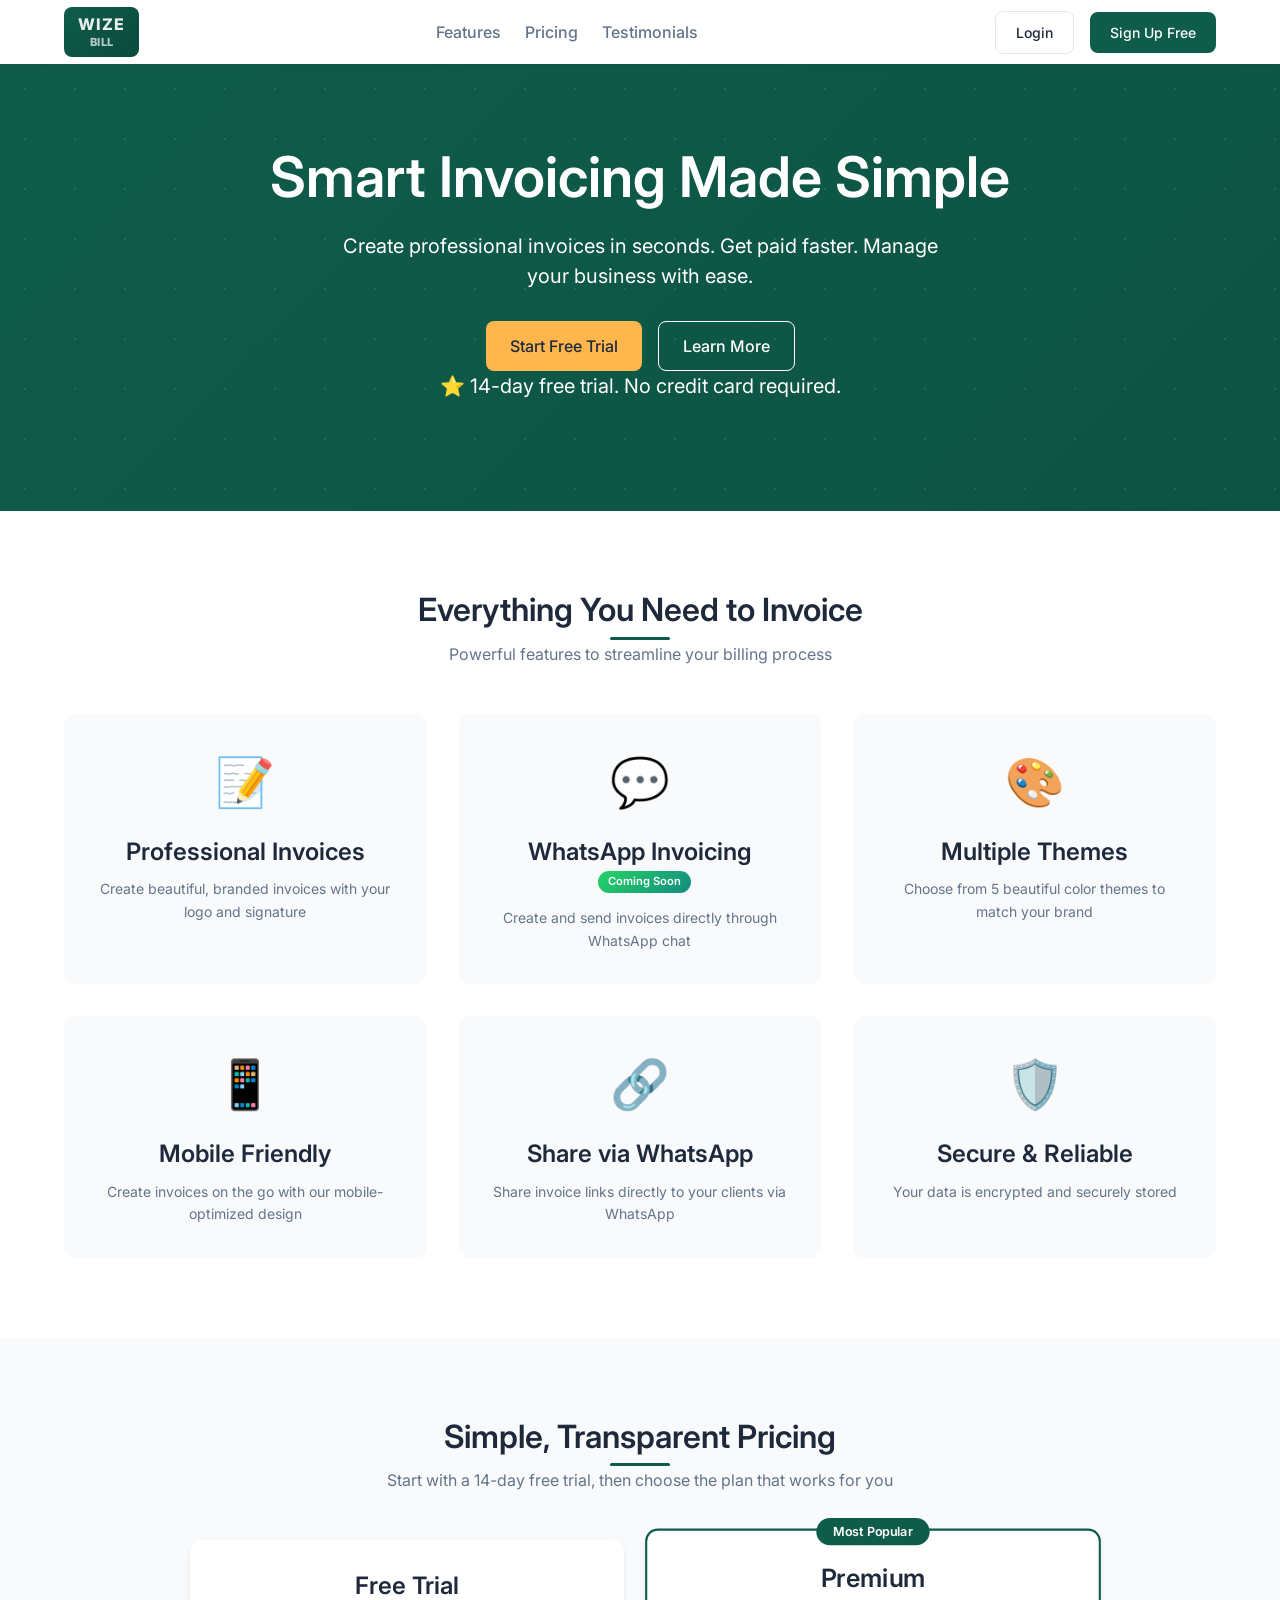
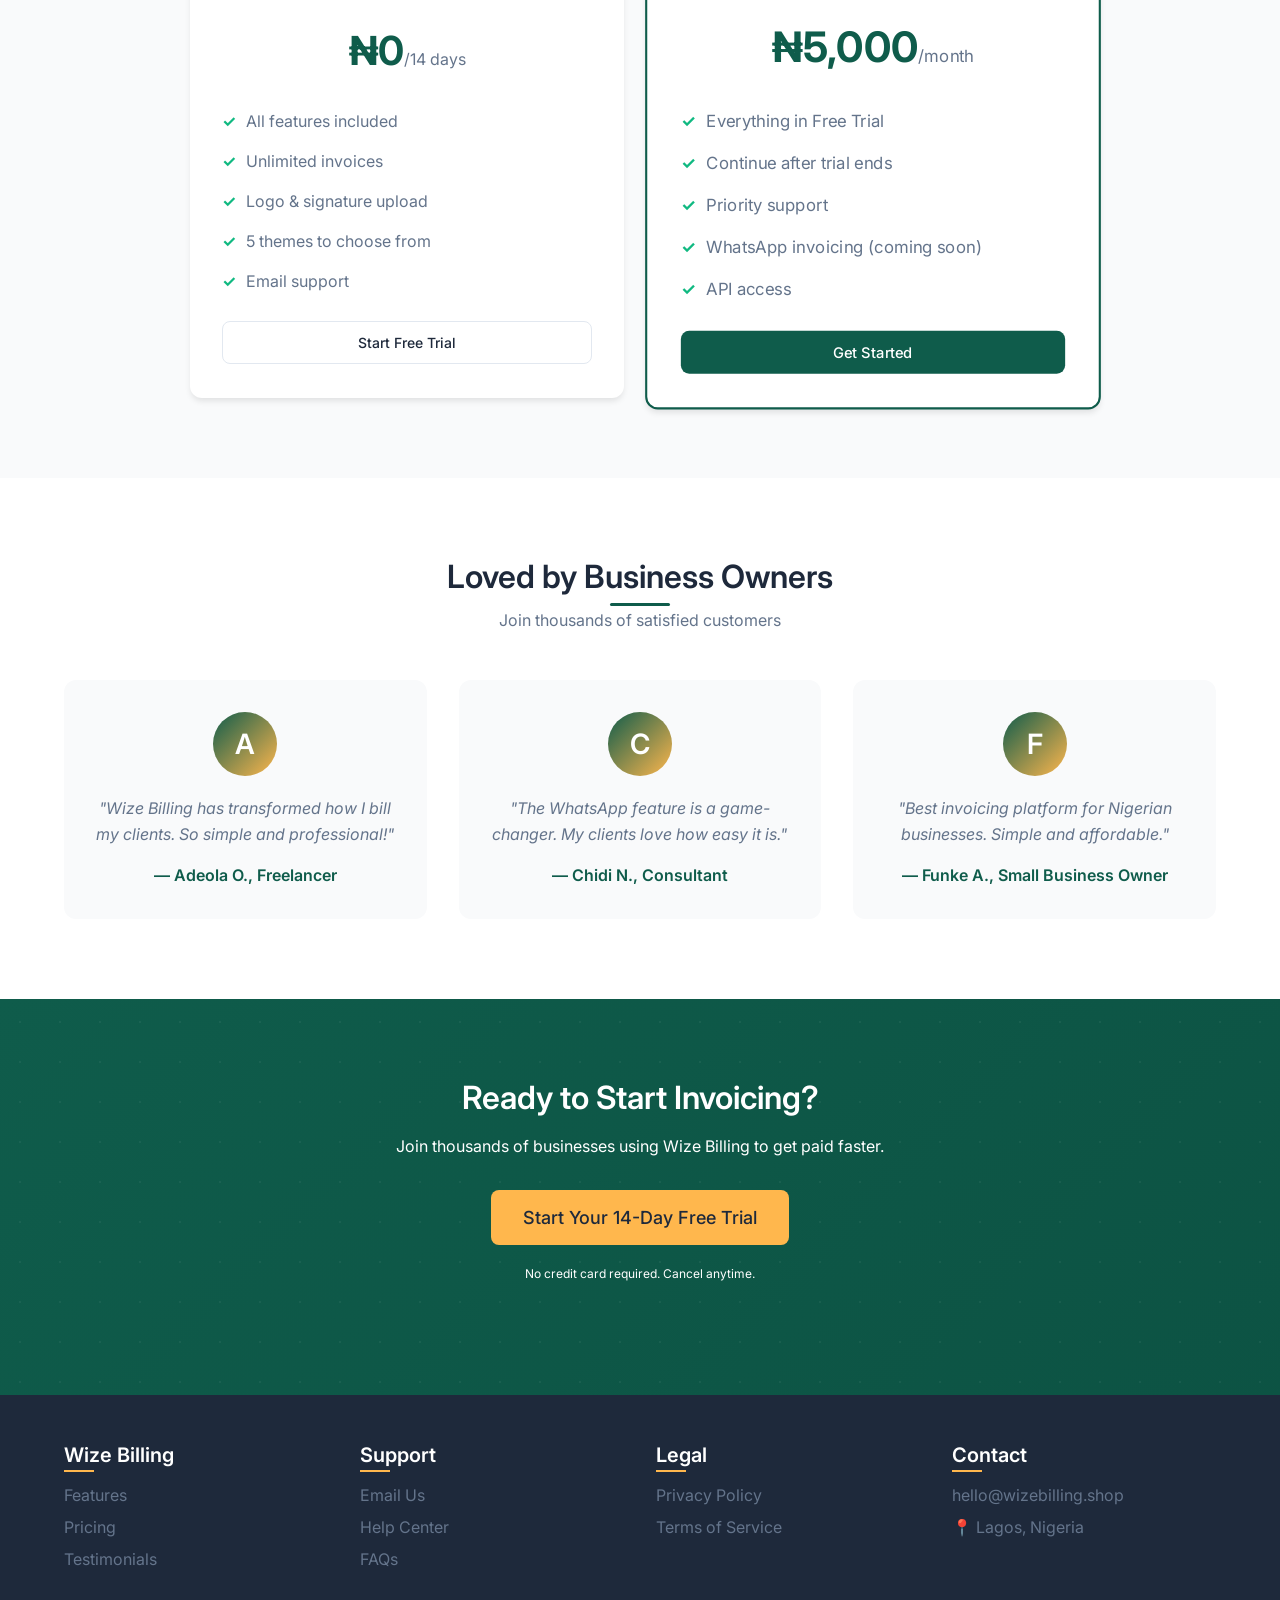
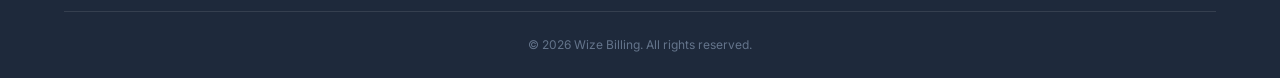
<file: index.html>
<!DOCTYPE html>
<html lang="en">
<head>
    <meta charset="UTF-8">
    <meta name="viewport" content="width=device-width, initial-scale=1.0, viewport-fit=cover">
    <title>Wize Billing - Smart Invoicing Made Simple</title>
    <link rel="icon" type="image/svg+xml" href="data:image/svg+xml,%3Csvg xmlns='http://www.w3.org/2000/svg' viewBox='0 0 100 100'%3E%3Crect width='100' height='100' rx='16' fill='%230F5C4B'/%3E%3Ctext x='50' y='42' font-size='22' text-anchor='middle' fill='white' font-family='Arial, sans-serif' font-weight='bold'%3EWIZE%3C/text%3E%3Ctext x='50' y='68' font-size='16' text-anchor='middle' fill='rgba(255,255,255,0.8)' font-family='Arial, sans-serif'%3EBILL%3C/text%3E%3C/svg%3E">
    <link rel="stylesheet" href="css/base.css">
    <link rel="stylesheet" href="css/landing.css">
</head>
<body>

    <!-- Navigation Bar -->
    <nav class="navbar">
        <div class="navbar-container">
         <a href="/index.html" class="navbar-brand">
            <div class="logo-box">
                <span class="logo-line">WIZE</span>
                <span class="logo-line">BILL</span>
            </div>
         </a>
            <div class="navbar-menu">
                <a href="#features" class="navbar-link">Features</a>
                <a href="#pricing" class="navbar-link">Pricing</a>
                <a href="#testimonials" class="navbar-link">Testimonials</a>
            </div>
            <div id="auth-buttons" class="navbar-user">
                <a href="/login.html" class="btn btn-outline">Login</a>
                <a href="/register.html" class="btn btn-primary">Sign Up Free</a>
            </div>
            <div id="user-menu" class="navbar-user hidden">
                <a href="/dashboard.html" class="btn btn-outline">Dashboard</a>
                <button id="logout-btn" class="btn btn-outline">Logout</button>
            </div>
        </div>
    </nav>

    <!-- Alert Container -->
    <div id="alert-container" class="alert-container"></div>

    <!-- Hero Section -->
    <section class="hero">
        <div class="container">
            <h1>Smart Invoicing Made Simple</h1>
            <p>Create professional invoices in seconds. Get paid faster. Manage your business with ease.</p>
            <div class="hero-buttons">
                <a href="/register.html" class="btn btn-primary btn-lg">Start Free Trial</a>
                <a href="#features" class="btn btn-outline btn-lg">Learn More</a>
            </div>
            <p class="trial-note">⭐ 14-day free trial. No credit card required.</p>
        </div>
    </section>

    <!-- Features Section -->
    <section id="features" class="features">
        <div class="container">
            <div class="section-title">
                <h2>Everything You Need to Invoice</h2>
                <p>Powerful features to streamline your billing process</p>
            </div>
            <div class="features-grid">
                <div class="feature-card">
                    <div class="feature-icon">📝</div>
                    <h3>Professional Invoices</h3>
                    <p>Create beautiful, branded invoices with your logo and signature</p>
                </div>
                <div class="feature-card">
                    <div class="feature-icon">💬</div>
                    <h3>WhatsApp Invoicing <span class="badge-new">Coming Soon</span></h3>
                    <p>Create and send invoices directly through WhatsApp chat</p>
                </div>
                <div class="feature-card">
                    <div class="feature-icon">🎨</div>
                    <h3>Multiple Themes</h3>
                    <p>Choose from 5 beautiful color themes to match your brand</p>
                </div>
                <div class="feature-card">
                    <div class="feature-icon">📱</div>
                    <h3>Mobile Friendly</h3>
                    <p>Create invoices on the go with our mobile-optimized design</p>
                </div>
                <div class="feature-card">
                    <div class="feature-icon">🔗</div>
                    <h3>Share via WhatsApp</h3>
                    <p>Share invoice links directly to your clients via WhatsApp</p>
                </div>
                <div class="feature-card">
                    <div class="feature-icon">🛡️</div>
                    <h3>Secure & Reliable</h3>
                    <p>Your data is encrypted and securely stored</p>
                </div>
            </div>
        </div>
    </section>

    <!-- Pricing Section -->
    <section id="pricing" class="pricing">
        <div class="container">
            <div class="section-title">
                <h2>Simple, Transparent Pricing</h2>
                <p>Start with a 14-day free trial, then choose the plan that works for you</p>
            </div>
            <div class="pricing-grid">
                <div class="pricing-card">
                    <h3>Free Trial</h3>
                    <div class="pricing-price">₦0<span>/14 days</span></div>
                    <ul class="pricing-features">
                        <li>All features included</li>
                        <li>Unlimited invoices</li>
                        <li>Logo & signature upload</li>
                        <li>5 themes to choose from</li>
                        <li>Email support</li>
                    </ul>
                    <a href="/register.html" class="btn btn-outline btn-block">Start Free Trial</a>
                </div>
                <div class="pricing-card popular">
                    <div class="popular-badge">Most Popular</div>
                    <h3>Premium</h3>
                    <div class="pricing-price">₦5,000<span>/month</span></div>
                    <ul class="pricing-features">
                        <li>Everything in Free Trial</li>
                        <li>Continue after trial ends</li>
                        <li>Priority support</li>
                        <li>WhatsApp invoicing (coming soon)</li>
                        <li>API access</li>
                    </ul>
                    <a href="/register.html" class="btn btn-primary btn-block">Get Started</a>
                </div>
            </div>
        </div>
    </section>

    <!-- Testimonials Section -->
    <section id="testimonials" class="testimonials">
        <div class="container">
            <div class="section-title">
                <h2>Loved by Business Owners</h2>
                <p>Join thousands of satisfied customers</p>
            </div>
            <div class="testimonials-grid">
                <div class="testimonial-card">
                    <div class="testimonial-avatar">A</div>
                    <div class="testimonial-text">"Wize Billing has transformed how I bill my clients. So simple and professional!"</div>
                    <div class="testimonial-name">— Adeola O., Freelancer</div>
                </div>
                <div class="testimonial-card">
                    <div class="testimonial-avatar">C</div>
                    <div class="testimonial-text">"The WhatsApp feature is a game-changer. My clients love how easy it is."</div>
                    <div class="testimonial-name">— Chidi N., Consultant</div>
                </div>
                <div class="testimonial-card">
                    <div class="testimonial-avatar">F</div>
                    <div class="testimonial-text">"Best invoicing platform for Nigerian businesses. Simple and affordable."</div>
                    <div class="testimonial-name">— Funke A., Small Business Owner</div>
                </div>
            </div>
        </div>
    </section>

    <!-- CTA Section -->
    <section class="cta">
        <div class="container">
            <h2>Ready to Start Invoicing?</h2>
            <p>Join thousands of businesses using Wize Billing to get paid faster.</p>
            <a href="/register.html" class="btn btn-primary">Start Your 14-Day Free Trial</a>
            <p class="cta-note">No credit card required. Cancel anytime.</p>
        </div>
    </section>

    <!-- Footer -->
    <footer class="footer">
        <div class="container">
            <div class="footer-grid">
                <div>
                    <h4>Wize Billing</h4>
                    <a href="#features">Features</a>
                    <a href="#pricing">Pricing</a>
                    <a href="#testimonials">Testimonials</a>
                </div>
                <div>
                    <h4>Support</h4>
                    <a href="mailto:hello@wizebilling.shop">Email Us</a>
                    <a href="#">Help Center</a>
                    <a href="#">FAQs</a>
                </div>
                <div>
                    <h4>Legal</h4>
                    <a href="#">Privacy Policy</a>
                    <a href="#">Terms of Service</a>
                </div>
                <div>
                    <h4>Contact</h4>
                    <a href="mailto:hello@wizeinvoice.com">hello@wizebilling.shop</a>
                    <p class="contact-location">📍 Lagos, Nigeria</p>
                </div>
            </div>
            <div class="footer-bottom">
                <p>&copy; 2026 Wize Billing. All rights reserved.</p>
            </div>
        </div>
    </footer>

    <script src="js/utils.js"></script>
    <script src="js/auth.js"></script>
    <script src="js/landing.js"></script>

    <!-- Live Chat Integration (Tawk.to - Replace with your widget ID) -->
    <script>
        var Tawk_API = Tawk_API || {};
        var user = getCurrentUser();
        if (user) {
            Tawk_API.visitor = {
                name: user.fullName || user.email,
                email: user.email
            };
        }
    </script>
</body>
</html>
</file>
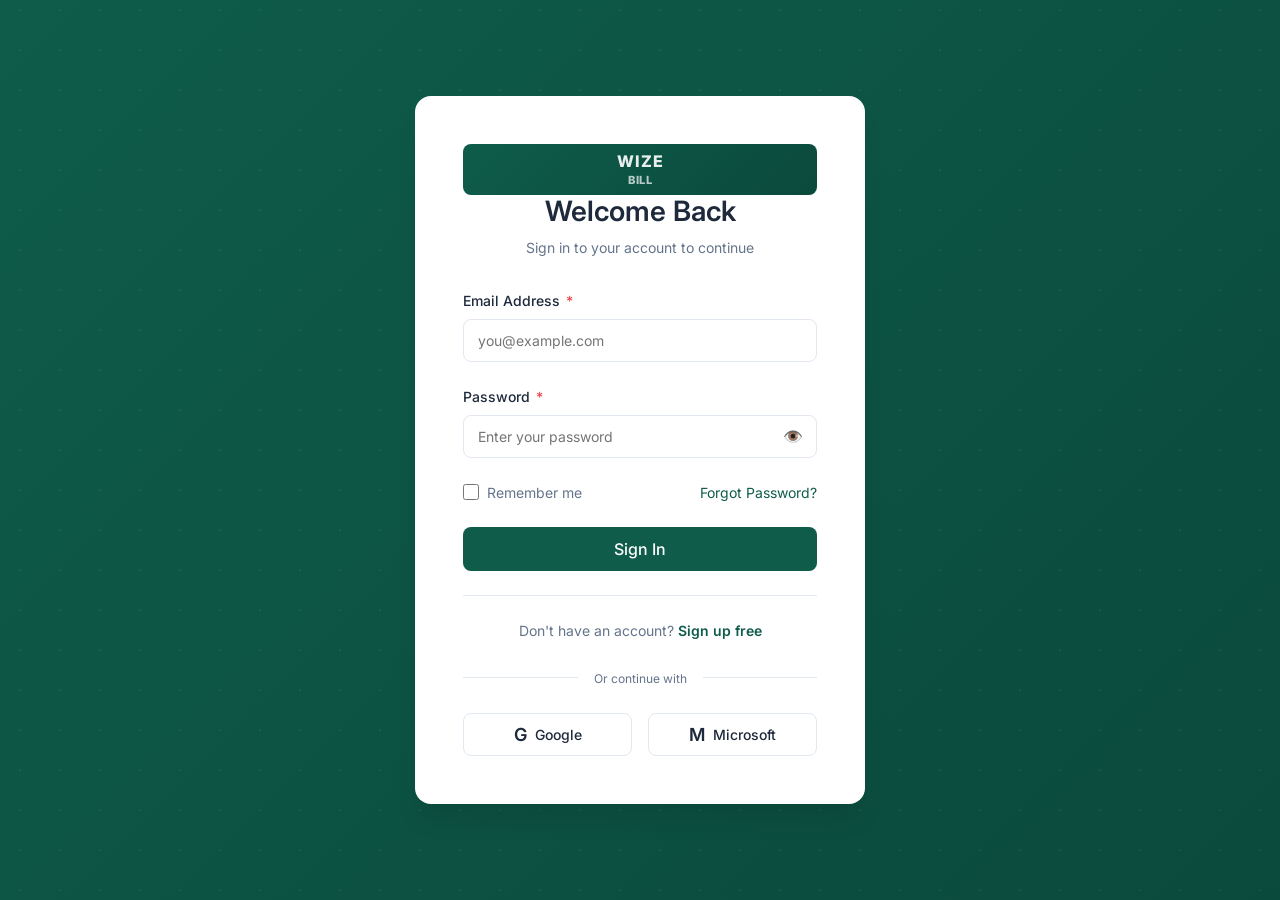
<file: admin.html>
<!DOCTYPE html>
<html lang="en">
<head>
    <meta charset="UTF-8">
    <meta name="viewport" content="width=device-width, initial-scale=1.0, viewport-fit=cover">
    <title>Admin Panel - Wize Invoice</title>
    <link rel="icon" type="image/svg+xml" href="data:image/svg+xml,%3Csvg xmlns='http://www.w3.org/2000/svg' viewBox='0 0 100 100'%3E%3Crect width='100' height='100' rx='16' fill='%230F5C4B'/%3E%3Ctext x='50' y='42' font-size='22' text-anchor='middle' fill='white' font-family='Arial, sans-serif' font-weight='bold'%3EWIZE%3C/text%3E%3Ctext x='50' y='68' font-size='16' text-anchor='middle' fill='rgba(255,255,255,0.8)' font-family='Arial, sans-serif'%3EBILL%3C/text%3E%3C/svg%3E">
    <link rel="stylesheet" href="css/base.css">
    <link rel="stylesheet" href="css/admin.css">
</head>
<body>

    <!-- Navigation Bar -->
    <nav class="navbar">
        <div class="navbar-container">
            <a href="/dashboard.html" class="navbar-brand">
                <span>📄 Wize Invoice</span>
            </a>
            <div class="navbar-menu">
                <a href="/dashboard.html" class="navbar-link">Dashboard</a>
                <a href="/settings.html" class="navbar-link">Settings</a>
                <a href="/admin.html" class="navbar-link active" id="admin-link">Admin Panel</a>
            </div>
            <div id="auth-buttons" class="navbar-user">
                <a href="/login.html" class="btn btn-outline">Login</a>
                <a href="/register.html" class="btn btn-primary">Sign Up</a>
            </div>
            <div id="user-menu" class="navbar-user hidden">
                <span id="user-name" class="user-name"></span>
                <button id="logout-btn" class="btn btn-outline btn-sm">Logout</button>
            </div>
        </div>
    </nav>

    <!-- Alert Container -->
    <div id="alert-container" class="alert-container"></div>

    <!-- Main Content -->
    <main class="admin-container">
        <div class="container">
            <div class="page-header">
                <h1>Admin Panel</h1>
                <p>Manage users, invoices, and monitor system activity</p>
            </div>

            <!-- Admin Tabs -->
            <div class="admin-tabs">
                <button class="tab-btn active" data-tab="dashboard">Dashboard</button>
                <button class="tab-btn" data-tab="users">Users</button>
                <button class="tab-btn" data-tab="invoices">Invoices</button>
                <button class="tab-btn" data-tab="activity">Activity Logs</button>
            </div>

            <!-- Tab: Dashboard -->
            <div id="tab-dashboard" class="tab-content active">
                <div class="stats-grid">
                    <div class="stat-card">
                        <div class="stat-icon">👥</div>
                        <div class="stat-info">
                            <div class="stat-value" id="stat-total-users">-</div>
                            <div class="stat-label">Total Users</div>
                        </div>
                    </div>
                    <div class="stat-card">
                        <div class="stat-icon">📄</div>
                        <div class="stat-info">
                            <div class="stat-value" id="stat-total-invoices">-</div>
                            <div class="stat-label">Total Invoices</div>
                        </div>
                    </div>
                    <div class="stat-card">
                        <div class="stat-icon">⭐</div>
                        <div class="stat-info">
                            <div class="stat-value" id="stat-trial-users">-</div>
                            <div class="stat-label">Trial Users</div>
                        </div>
                    </div>
                    <div class="stat-card">
                        <div class="stat-icon">💎</div>
                        <div class="stat-info">
                            <div class="stat-value" id="stat-paid-users">-</div>
                            <div class="stat-label">Premium Users</div>
                        </div>
                    </div>
                    <div class="stat-card">
                        <div class="stat-icon">💰</div>
                        <div class="stat-info">
                            <div class="stat-value" id="stat-revenue">-</div>
                            <div class="stat-label">Monthly Revenue</div>
                        </div>
                    </div>
                    <div class="stat-card">
                        <div class="stat-icon">📊</div>
                        <div class="stat-info">
                            <div class="stat-value" id="stat-invoices-month">-</div>
                            <div class="stat-label">Invoices This Month</div>
                        </div>
                    </div>
                </div>

                <!-- Activity Summary -->
                <div class="activity-summary">
                    <h3>Recent Activity Summary</h3>
                    <div class="summary-grid">
                        <div class="summary-item">
                            <span class="summary-label">Last 24 Hours</span>
                            <span class="summary-value" id="activity-24h">-</span>
                        </div>
                        <div class="summary-item">
                            <span class="summary-label">Last 7 Days</span>
                            <span class="summary-value" id="activity-7d">-</span>
                        </div>
                        <div class="summary-item">
                            <span class="summary-label">Last 30 Days</span>
                            <span class="summary-value" id="activity-30d">-</span>
                        </div>
                    </div>
                    <div id="top-actions" class="top-actions">
                        <h4>Top Actions</h4>
                        <ul id="top-actions-list"></ul>
                    </div>
                </div>
            </div>

            <!-- Tab: Users -->
            <div id="tab-users" class="tab-content">
                <div class="admin-controls">
                    <input type="text" id="user-search" class="form-input" placeholder="Search by name or email..." style="max-width: 300px;">
                    <button id="refresh-users" class="btn btn-outline btn-sm">🔄 Refresh</button>
                </div>
                <div class="users-table-container">
                    <div id="users-loading" class="loading-container">
                        <div class="spinner-large"></div>
                        <p>Loading users...</p>
                    </div>
                    <div id="users-empty" class="empty-state hidden">
                        <p>No users found</p>
                    </div>
                    <div id="users-table" class="table-container hidden">
                        <table class="admin-table">
                            <thead>
                                <tr>
                                    <th>ID</th>
                                    <th>User</th>
                                    <th>Email</th>
                                    <th>Status</th>
                                    <th>Trial End</th>
                                    <th>Paid</th>
                                    <th>Actions</th>
                                </tr>
                            </thead>
                            <tbody id="users-list"></tbody>
                        </table>
                    </div>
                    <div id="users-pagination" class="pagination"></div>
                </div>
            </div>

            <!-- Tab: Invoices -->
            <div id="tab-invoices" class="tab-content">
                <div class="admin-controls">
                    <input type="text" id="invoice-search" class="form-input" placeholder="Search by invoice # or client..." style="max-width: 300px;">
                    <button id="refresh-invoices" class="btn btn-outline btn-sm">🔄 Refresh</button>
                </div>
                <div class="invoices-table-container">
                    <div id="invoices-loading" class="loading-container">
                        <div class="spinner-large"></div>
                        <p>Loading invoices...</p>
                    </div>
                    <div id="invoices-empty" class="empty-state hidden">
                        <p>No invoices found</p>
                    </div>
                    <div id="invoices-table" class="table-container hidden">
                        <table class="admin-table">
                            <thead>
                                <tr>
                                    <th>ID</th>
                                    <th>Invoice #</th>
                                    <th>Client</th>
                                    <th>Amount</th>
                                    <th>User</th>
                                    <th>Date</th>
                                    <th>Actions</th>
                                </tr>
                            </thead>
                            <tbody id="invoices-list"></tbody>
                        </table>
                    </div>
                    <div id="invoices-pagination" class="pagination"></div>
                </div>
            </div>

            <!-- Tab: Activity Logs -->
            <div id="tab-activity" class="tab-content">
                <div class="admin-controls">
                    <input type="text" id="activity-search" class="form-input" placeholder="Filter by action..." style="max-width: 300px;">
                    <label class="filter-label">
                        User ID:
                        <input type="number" id="activity-user-id" class="form-input" placeholder="User ID" style="width: 100px;">
                    </label>
                    <button id="refresh-activity" class="btn btn-outline btn-sm">🔄 Refresh</button>
                </div>
                <div class="activity-table-container">
                    <div id="activity-loading" class="loading-container">
                        <div class="spinner-large"></div>
                        <p>Loading activity logs...</p>
                    </div>
                    <div id="activity-empty" class="empty-state hidden">
                        <p>No activity logs found</p>
                    </div>
                    <div id="activity-table" class="table-container hidden">
                        <table class="admin-table">
                            <thead>
                                <tr>
                                    <th>Time</th>
                                    <th>User</th>
                                    <th>Action</th>
                                    <th>Details</th>
                                    <th>IP Address</th>
                                </tr>
                            </thead>
                            <tbody id="activity-list"></tbody>
                        </table>
                    </div>
                    <div id="activity-pagination" class="pagination"></div>
                </div>
            </div>
        </div>
    </main>

    <!-- Bottom Navigation (Mobile) -->
    <div class="bottom-nav">
        <button class="bottom-nav-item" onclick="window.location.href='/dashboard.html'">
            <span class="bottom-nav-icon">📊</span>
            <span>Dashboard</span>
        </button>
        <button class="bottom-nav-item" onclick="window.location.href='/settings.html'">
            <span class="bottom-nav-icon">⚙️</span>
            <span>Settings</span>
        </button>
    </div>

    <script src="js/utils.js"></script>
    <script src="js/auth.js"></script>
    <script src="js/admin.js"></script>
</body>
</html>
</file>
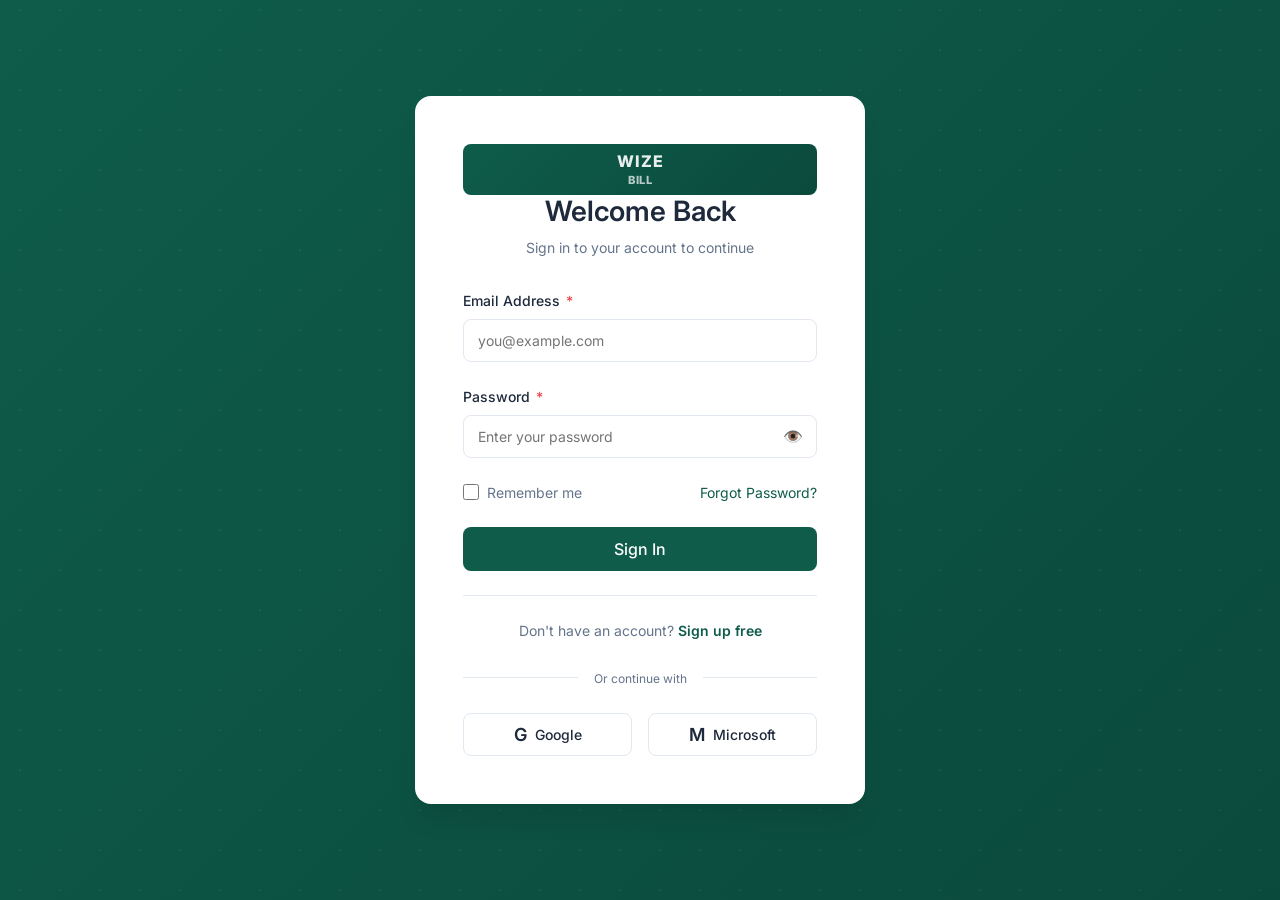
<file: dashboard.html>
<!DOCTYPE html>
<html lang="en">
<head>
    <meta charset="UTF-8">
    <meta name="viewport" content="width=device-width, initial-scale=1.0, viewport-fit=cover">
    <title>Dashboard - Wize Billing</title>
    <link rel="icon" type="image/svg+xml" href="data:image/svg+xml,%3Csvg xmlns='http://www.w3.org/2000/svg' viewBox='0 0 100 100'%3E%3Crect width='100' height='100' rx='16' fill='%230F5C4B'/%3E%3Ctext x='50' y='42' font-size='22' text-anchor='middle' fill='white' font-family='Arial, sans-serif' font-weight='bold'%3EWIZE%3C/text%3E%3Ctext x='50' y='68' font-size='16' text-anchor='middle' fill='rgba(255,255,255,0.8)' font-family='Arial, sans-serif'%3EBILL%3C/text%3E%3C/svg%3E">
    <link rel="stylesheet" href="css/base.css">
    <link rel="stylesheet" href="css/dashboard.css">
</head>
<body>

    <!-- Navigation Bar -->
    <nav class="navbar">
        <div class="navbar-container">
             <a href="/index.html" class="navbar-brand">
            <div class="logo-box">
                <span class="logo-line">WIZE</span>
                <span class="logo-line">BILL</span>
            </div>
         </a>
            <div class="navbar-menu">
                <a href="/dashboard.html" class="navbar-link active">Dashboard</a>
                <a href="/invoice-create.html" class="navbar-link">Create Invoice</a>
                <a href="/settings.html" class="navbar-link">Settings</a>
                <a href="/subscribe.html" class="navbar-link" id="subscribe-link">Subscribe</a>
                <a href="/admin.html" class="navbar-link hidden" id="admin-link">Admin Panel</a>
            </div>
            <div id="auth-buttons" class="navbar-user">
                <a href="/login.html" class="btn btn-outline">Login</a>
                <a href="/register.html" class="btn btn-primary">Sign Up</a>
            </div>
            <div id="user-menu" class="navbar-user hidden">
                <span id="user-name" class="user-name"></span>
                <button id="logout-btn" class="btn btn-outline btn-sm">Logout</button>
            </div>
        </div>
    </nav>

    <!-- Trial Banner -->
    <div id="trial-banner" class="trial-banner hidden"></div>

    <!-- Alert Container -->
    <div id="alert-container" class="alert-container"></div>

    <!-- Main Content -->
    <main class="dashboard-container">
        <div class="container">
            <!-- Welcome Header -->
            <div class="dashboard-header">
                <div>
                    <h1>Welcome back, <span id="welcome-name">...</span></h1>
                    <p class="dashboard-subtitle">Manage your invoices and track payments</p>
                </div>
                <div>
                    <a href="/invoice-create.html" class="btn btn-primary">+ Create New Invoice</a>
                </div>
            </div>

            <!-- Stats Cards -->
            <div class="stats-grid">
                <div class="stat-card">
                    <div class="stat-icon">📄</div>
                    <div class="stat-info">
                        <div class="stat-value" id="total-invoices">0</div>
                        <div class="stat-label">Total Invoices</div>
                    </div>
                </div>
                <div class="stat-card">
                    <div class="stat-icon">💰</div>
                    <div class="stat-info">
                        <div class="stat-value" id="total-amount">₦0</div>
                        <div class="stat-label">Total Amount</div>
                    </div>
                </div>
                <div class="stat-card">
                    <div class="stat-icon">⏳</div>
                    <div class="stat-info">
                        <div class="stat-value" id="trial-days">14</div>
                        <div class="stat-label">Trial Days Left</div>
                    </div>
                </div>
                <div class="stat-card">
                    <div class="stat-icon">✅</div>
                    <div class="stat-info">
                        <div class="stat-value" id="paid-status">Free Trial</div>
                        <div class="stat-label">Account Status</div>
                    </div>
                </div>
            </div>

            <!-- Recent Invoices Section -->
            <div class="recent-invoices">
                <div class="section-header">
                    <h3>Recent Invoices</h3>
                    <a href="/invoice-create.html" class="btn btn-outline btn-sm">Create New</a>
                </div>

                <div id="invoices-loading" class="loading-container">
                    <div class="spinner-large"></div>
                    <p>Loading invoices...</p>
                </div>

                <div id="invoices-empty" class="empty-state hidden">
                    <div class="empty-icon">📭</div>
                    <h3>No invoices yet</h3>
                    <p>Create your first invoice to get started</p>
                    <a href="/invoice-create.html" class="btn btn-primary">Create Invoice</a>
                </div>

                <div id="invoices-table" class="invoices-table-container hidden">
                    <table class="invoices-table">
                        <thead>
                            <tr>
                                <th>Invoice #</th>
                                <th>Client</th>
                                <th>Date</th>
                                <th>Due Date</th>
                                <th>Amount</th>
                                <th>Status</th>
                                <th>Actions</th>
                            </tr>
                        </thead>
                        <tbody id="invoices-list">
                            <!-- Dynamic content will be inserted here -->
                        </tbody>
                    </table>
                </div>
            </div>

            <!-- Quick Actions -->
            <div class="quick-actions">
                <div class="section-header">
                    <h3>Quick Actions</h3>
                </div>
                <div class="actions-grid">
                    <a href="/invoice-create.html" class="action-card">
                        <div class="action-icon">📝</div>
                        <div class="action-title">New Invoice</div>
                        <div class="action-desc">Create a professional invoice</div>
                    </a>
                    <a href="/settings.html" class="action-card">
                        <div class="action-icon">🎨</div>
                        <div class="action-title">Customize Branding</div>
                        <div class="action-desc">Add logo & signature</div>
                    </a>
                    <a href="#" class="action-card" id="whatsapp-action">
                        <div class="action-icon">💬</div>
                        <div class="action-title">WhatsApp Invoice</div>
                        <div class="action-desc">Coming soon</div>
                        <span class="badge-new">Soon</span>
                    </a>
                    <a href="/subscribe.html" class="action-card" id="subscribe-action">
                        <div class="action-icon">💎</div>
                        <div class="action-title">Upgrade Plan</div>
                        <div class="action-desc">Get more features</div>
                    </a>
                </div>
            </div>
        </div>
    </main>

    <!-- Bottom Navigation (Mobile) -->
    <div class="bottom-nav">
        <button class="bottom-nav-item active" onclick="window.location.href='/dashboard.html'">
            <span class="bottom-nav-icon">📊</span>
            <span>Dashboard</span>
        </button>
        <button class="bottom-nav-item" onclick="window.location.href='/invoice-create.html'">
            <span class="bottom-nav-icon">➕</span>
            <span>Create</span>
        </button>
        <button class="bottom-nav-item" onclick="window.location.href='/settings.html'">
            <span class="bottom-nav-icon">⚙️</span>
            <span>Settings</span>
        </button>
        <button class="bottom-nav-item" id="mobile-subscribe" onclick="window.location.href='/subscribe.html'">
            <span class="bottom-nav-icon">💎</span>
            <span>Upgrade</span>
        </button>
    </div>

    <script src="js/utils.js"></script>
    <script src="js/auth.js"></script>
    <script src="js/dashboard.js"></script>
</body>
</html>
</file>
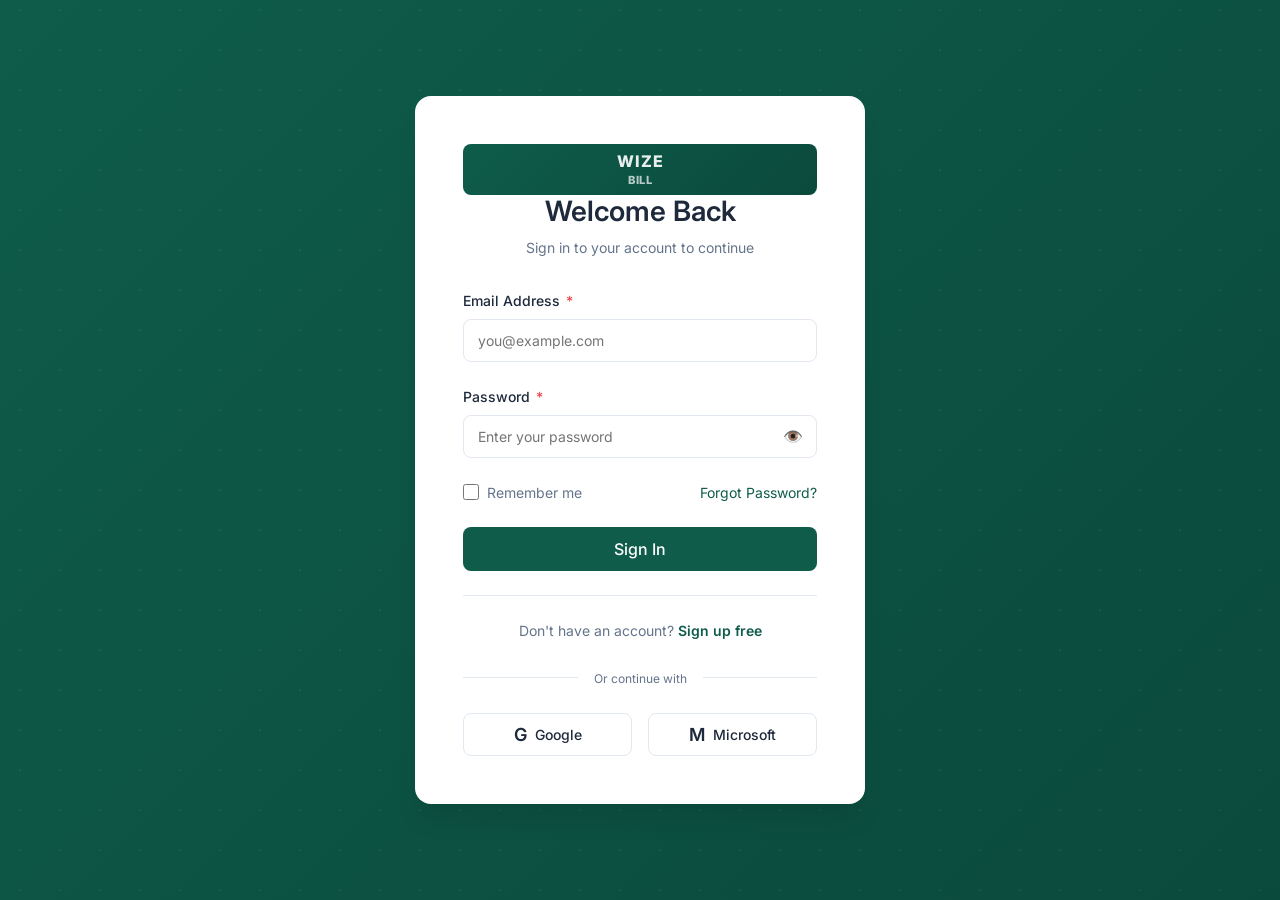
<file: invoice-create.html>
<!DOCTYPE html>
<html lang="en">
<head>
    <meta charset="UTF-8">
    <meta name="viewport" content="width=device-width, initial-scale=1.0, viewport-fit=cover">
    <title>Create Invoice - Wize Billing</title>
    <link rel="icon" type="image/svg+xml" href="data:image/svg+xml,%3Csvg xmlns='http://www.w3.org/2000/svg' viewBox='0 0 100 100'%3E%3Crect width='100' height='100' rx='16' fill='%230F5C4B'/%3E%3Ctext x='50' y='42' font-size='22' text-anchor='middle' fill='white' font-family='Arial, sans-serif' font-weight='bold'%3EWIZE%3C/text%3E%3Ctext x='50' y='68' font-size='16' text-anchor='middle' fill='rgba(255,255,255,0.8)' font-family='Arial, sans-serif'%3EBILL%3C/text%3E%3C/svg%3E">
    <link rel="stylesheet" href="css/base.css">
    <link rel="stylesheet" href="css/invoice-create.css">
</head>
<body>

    <!-- Navigation Bar -->
    <nav class="navbar">
        <div class="navbar-container">
            <a href="/index.html" class="navbar-brand">
            <div class="logo-box">
                <span class="logo-line">WIZE</span>
                <span class="logo-line">BILL</span>
            </div>
         </a>
            <div class="navbar-menu">
                <a href="/dashboard.html" class="navbar-link">Dashboard</a>
                <a href="/invoice-create.html" class="navbar-link active">Create Invoice</a>
                <a href="/settings.html" class="navbar-link">Settings</a>
                <a href="/subscribe.html" class="navbar-link hidden" id="subscribe-link">Subscribe</a>
                <a href="/admin.html" class="navbar-link hidden" id="admin-link">Admin Panel</a>
            </div>
            <div id="auth-buttons" class="navbar-user">
                <a href="/login.html" class="btn btn-outline">Login</a>
                <a href="/register.html" class="btn btn-primary">Sign Up</a>
            </div>
            <div id="user-menu" class="navbar-user hidden">
                <span id="user-name" class="user-name"></span>
                <button id="logout-btn" class="btn btn-outline btn-sm">Logout</button>
            </div>
        </div>
    </nav>

    <!-- Trial Banner -->
    <div id="trial-banner" class="trial-banner hidden"></div>

    <!-- Alert Container -->
    <div id="alert-container" class="alert-container"></div>

    <!-- Main Content - Split Layout -->
    <main class="create-invoice-modern">
        <div class="split-container">
            <!-- LEFT COLUMN: Form -->
            <div class="form-panel">
                <div class="form-header">
                    <h2>Invoice Details</h2>
                    <p>Fill in the information below</p>
                </div>

                <form id="invoice-form" class="modern-form">

                    <!-- Client Information -->
                    <div class="form-section">
                        <h3 class="section-title">Client Information</h3>
                        
                        <div class="form-group">
                            <label for="client-name" class="form-label">Client Name <span class="required">*</span></label>
                            <input type="text" id="client-name" class="form-input" placeholder="Enter client name" required>
                        </div>

                        <div class="form-row">
                            <div class="form-group">
                                <label for="client-email" class="form-label">Email Address</label>
                                <input type="email" id="client-email" class="form-input" placeholder="client@example.com">
                            </div>
                            <div class="form-group">
                                <label for="client-phone" class="form-label">Phone Number</label>
                                <input type="tel" id="client-phone" class="form-input" placeholder="08012345678">
                            </div>
                        </div>

                        <div class="form-row">
                            <div class="form-group">
                                <label for="invoice-date" class="form-label">Invoice Date</label>
                                <input type="date" id="invoice-date" class="form-input">
                            </div>
                            <div class="form-group">
                                <label for="due-date" class="form-label">Due Date</label>
                                <input type="date" id="due-date" class="form-input">
                            </div>
                        </div>
                    </div>

                    <!-- ✅ NEW: Company Details -->
                    <div class="form-section">
                        <h3 class="section-title">Your Company Details</h3>
                        <p class="theme-hint">Pre-filled from your profile. Edit here for this invoice only.</p>

                        <div class="form-group">
                            <label for="company-name" class="form-label">Company Name</label>
                            <input type="text" id="company-name" class="form-input" placeholder="Your Company Name">
                        </div>

                        <div class="form-group">
                            <label for="company-address" class="form-label">Business Address</label>
                            <input type="text" id="company-address" class="form-input" placeholder="Your Business Address">
                        </div>

                        <div class="form-row">
                            <div class="form-group">
                                <label for="company-email" class="form-label">Business Email</label>
                                <input type="email" id="company-email" class="form-input" placeholder="you@company.com">
                            </div>
                            <div class="form-group">
                                <label for="company-phone" class="form-label">Business Phone</label>
                                <input type="tel" id="company-phone" class="form-input" placeholder="08012345678">
                            </div>
                        </div>
                    </div>

                    <!-- Branding Section - Logo & Signature -->
                    <div class="form-section">
                        <h3 class="section-title">Branding</h3>
                        <div class="branding-row">
                            <!-- Logo Upload -->
                            <div class="branding-item">
                                <label class="form-label">Company Logo</label>
                                <div id="logo-preview-invoice" class="branding-preview">
                                    <div class="preview-placeholder-small">
                                        <span>📄</span>
                                        <p>No logo</p>
                                    </div>
                                </div>
                                <div class="branding-upload">
                                    <input type="file" id="logo-file-invoice" accept="image/jpeg,image/png,image/svg+xml" hidden>
                                    <button type="button" id="upload-logo-invoice-btn" class="btn btn-outline btn-sm">Upload Logo</button>
                                    <button type="button" id="remove-logo-invoice-btn" class="btn btn-danger btn-sm hidden">Remove</button>
                                </div>
                                <small class="form-hint">JPG, PNG, SVG (max 2MB)</small>
                            </div>
                            
                            <!-- Signature Upload -->
                            <div class="branding-item">
                                <label class="form-label">Signature</label>
                                <div id="signature-preview-invoice" class="branding-preview">
                                    <div class="preview-placeholder-small">
                                        <span>✍️</span>
                                        <p>No signature</p>
                                    </div>
                                </div>
                                <div class="branding-upload">
                                    <input type="file" id="signature-file-invoice" accept="image/jpeg,image/png" hidden>
                                    <button type="button" id="upload-signature-invoice-btn" class="btn btn-outline btn-sm">Upload Signature</button>
                                    <button type="button" id="remove-signature-invoice-btn" class="btn btn-danger btn-sm hidden">Remove</button>
                                </div>
                                <small class="form-hint">JPG, PNG (max 1MB)</small>
                            </div>
                        </div>
                    </div>

                    <!-- Invoice Items -->
                    <div class="form-section">
                        <h3 class="section-title">Invoice Items</h3>
                        
                        <div id="items-container" class="items-container-modern">
                            <!-- Dynamic item rows will be added here -->
                        </div>

                        <button type="button" id="add-item-btn" class="btn-add-item">
                            + Add Item
                        </button>

                        <!-- Totals -->
                        <div class="totals-modern">
                            <div class="total-row">
                                <span>Subtotal</span>
                                <span id="subtotal">₦0.00</span>
                            </div>
                            <div class="total-row">
                                <span>Tax</span>
                                <div class="tax-control">
                                    <span id="tax-amount">₦0.00</span>
                                    <select id="tax-rate" class="tax-select">
                                        <option value="0">0%</option>
                                        <option value="5">5%</option>
                                        <option value="7.5">7.5% (VAT)</option>
                                        <option value="10">10%</option>
                                        <option value="15">15%</option>
                                        <option value="20">20%</option>
                                    </select>
                                </div>
                            </div>
                            <div class="total-row grand">
                                <span>Total</span>
                                <span id="total-amount">₦0.00</span>
                            </div>
                        </div>
                    </div>

                    <!-- Currency Selection -->
                    <div class="form-section">
                        <h3 class="section-title">Currency</h3>
                        <div class="form-group">
                            <select id="currency" class="form-select">
                                <option value="NGN">₦ Nigerian Naira (NGN)</option>
                                <option value="USD">$ US Dollar (USD)</option>
                                <option value="EUR">€ Euro (EUR)</option>
                                <option value="GBP">£ British Pound (GBP)</option>
                                <option value="GHS">₵ Ghanaian Cedi (GHS)</option>
                                <option value="KES">KSh Kenyan Shilling (KES)</option>
                                <option value="ZAR">R South African Rand (ZAR)</option>
                            </select>
                            <small class="form-hint">Select the currency for this invoice</small>
                        </div>
                    </div>

                    <!-- Theme Selection -->
                    <div class="form-section">
                        <h3 class="section-title">Invoice Theme</h3>
                        <p class="theme-hint">Choose a color theme for your invoice</p>
                        <div class="theme-color-grid" id="theme-color-grid-form">
                            <!-- 8 color options will be inserted here by JS -->
                        </div>
                    </div>

                    <!-- Notes -->
                    <div class="form-section">
                        <h3 class="section-title">Notes</h3>
                        <textarea id="notes" class="form-textarea" rows="3" placeholder="Thank you for your business..."></textarea>
                    </div>

                    <!-- Action Buttons -->
                    <div class="form-actions">
                        <button type="button" id="clear-form" class="btn btn-outline">Clear All</button>
                        <button type="submit" id="generate-btn" class="btn btn-primary">Generate Invoice</button>
                    </div>

                </form>
            </div>

            <!-- RIGHT COLUMN: Live Invoice Preview -->
            <div class="preview-panel">
                <div class="preview-header">
                    <h2>Live Preview</h2>
                    <p>Your invoice will look like this</p>
                </div>

                <!-- Live Invoice Preview Area -->
                <div id="live-preview" class="live-preview">
                    <div class="preview-loading">
                        <div class="spinner"></div>
                        <p>Fill in the form to see preview</p>
                    </div>
                </div>
            </div>
        </div>
    </main>

    <!-- Bottom Navigation (Mobile) -->
    <div class="bottom-nav">
        <button class="bottom-nav-item" onclick="window.location.href='/dashboard.html'">
            <span class="bottom-nav-icon">📊</span>
            <span>Dashboard</span>
        </button>
        <button class="bottom-nav-item active" onclick="window.location.href='/invoice-create.html'">
            <span class="bottom-nav-icon">➕</span>
            <span>Create</span>
        </button>
        <button class="bottom-nav-item" onclick="window.location.href='/settings.html'">
            <span class="bottom-nav-icon">⚙️</span>
            <span>Settings</span>
        </button>
        <button class="bottom-nav-item" onclick="window.location.href='/subscribe.html'">
            <span class="bottom-nav-icon">💎</span>
            <span>Upgrade</span>
        </button>
    </div>

    <!-- Success Modal -->
    <div id="success-modal" class="modal">
        <div class="modal-content">
            <div class="modal-icon">✅</div>
            <h3>Invoice Generated!</h3>
            <p>Your invoice has been created successfully.</p>
            <div class="modal-buttons">
                <button id="modal-download" class="btn btn-outline">Download PDF</button>
            </div>
        </div>
    </div>

    <script src="js/utils.js"></script>
    <script src="js/auth.js"></script>
    <script src="js/invoice-create.js"></script>
</body>
</html>
</file>
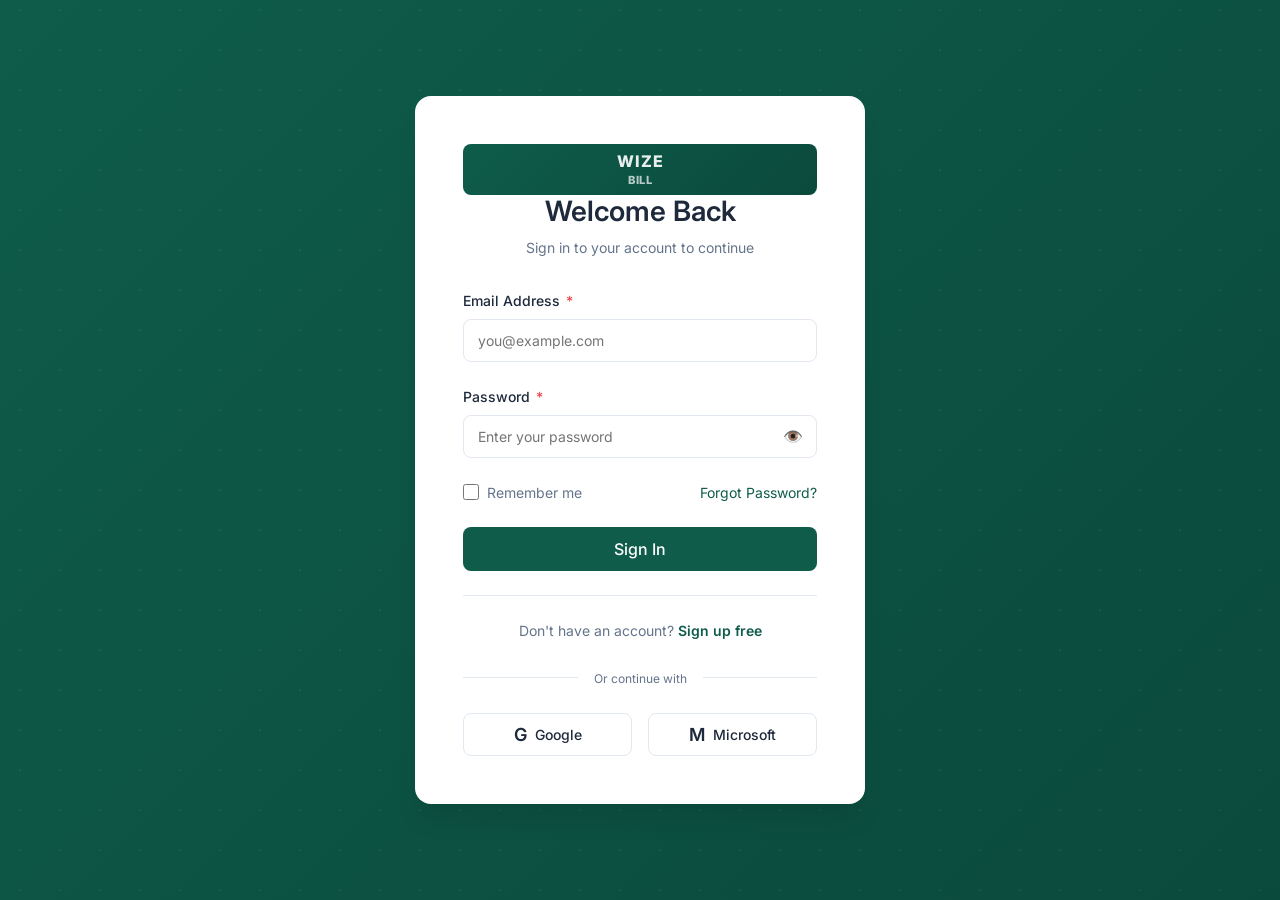
<file: login.html>
<!DOCTYPE html>
<html lang="en">
<head>
    <meta charset="UTF-8">
    <meta name="viewport" content="width=device-width, initial-scale=1.0, viewport-fit=cover">
    <title>Login - Wize Billing</title>
    <link rel="icon" type="image/svg+xml" href="data:image/svg+xml,%3Csvg xmlns='http://www.w3.org/2000/svg' viewBox='0 0 100 100'%3E%3Crect width='100' height='100' rx='16' fill='%230F5C4B'/%3E%3Ctext x='50' y='42' font-size='22' text-anchor='middle' fill='white' font-family='Arial, sans-serif' font-weight='bold'%3EWIZE%3C/text%3E%3Ctext x='50' y='68' font-size='16' text-anchor='middle' fill='rgba(255,255,255,0.8)' font-family='Arial, sans-serif'%3EBILL%3C/text%3E%3C/svg%3E">
    <link rel="stylesheet" href="css/base.css">
    <link rel="stylesheet" href="css/auth.css">
</head>
<body>
    <div class="auth-container">
        <div class="auth-card">
            <div class="auth-header">
               <a href="/index.html" class="navbar-brand">
            <div class="logo-box">
                <span class="logo-line">WIZE</span>
                <span class="logo-line">BILL</span>
            </div>
         </a>
                <h2>Welcome Back</h2>
                <p>Sign in to your account to continue</p>
            </div>

            <div id="alert-container" class="auth-alert-container"></div>

            <form id="login-form" class="auth-form">
                <div class="form-group">
                    <label for="email" class="form-label">Email Address <span class="required">*</span></label>
                    <input type="email" id="email" name="email" class="form-input" placeholder="you@example.com" required>
                </div>

                <div class="form-group">
                    <label for="password" class="form-label">Password <span class="required">*</span></label>
                    <input type="password" id="password" name="password" class="form-input" placeholder="Enter your password" required>
                    <div class="password-toggle" onclick="togglePassword()">👁️</div>
                </div>

                <div class="form-group auth-options">
                    <label class="checkbox-label">
                        <input type="checkbox" id="remember-me"> Remember me
                    </label>
                    <a href="/forgot-password.html" class="forgot-link">Forgot Password?</a>
                </div>

                <button type="submit" class="btn btn-primary btn-block btn-login">Sign In</button>
            </form>

            <div class="auth-footer">
                <p>Don't have an account? <a href="/register.html">Sign up free</a></p>
            </div>

            <div class="auth-divider">
                <span>Or continue with</span>
            </div>

            <div class="social-login">
                <button class="btn btn-outline social-btn" onclick="socialLogin('google')">
                    <span>G</span> Google
                </button>
                <button class="btn btn-outline social-btn" onclick="socialLogin('microsoft')">
                    <span>M</span> Microsoft
                </button>
            </div>
        </div>
    </div>

    <script src="js/utils.js"></script>
    <script src="js/auth.js"></script>
</body>
</html>
</file>
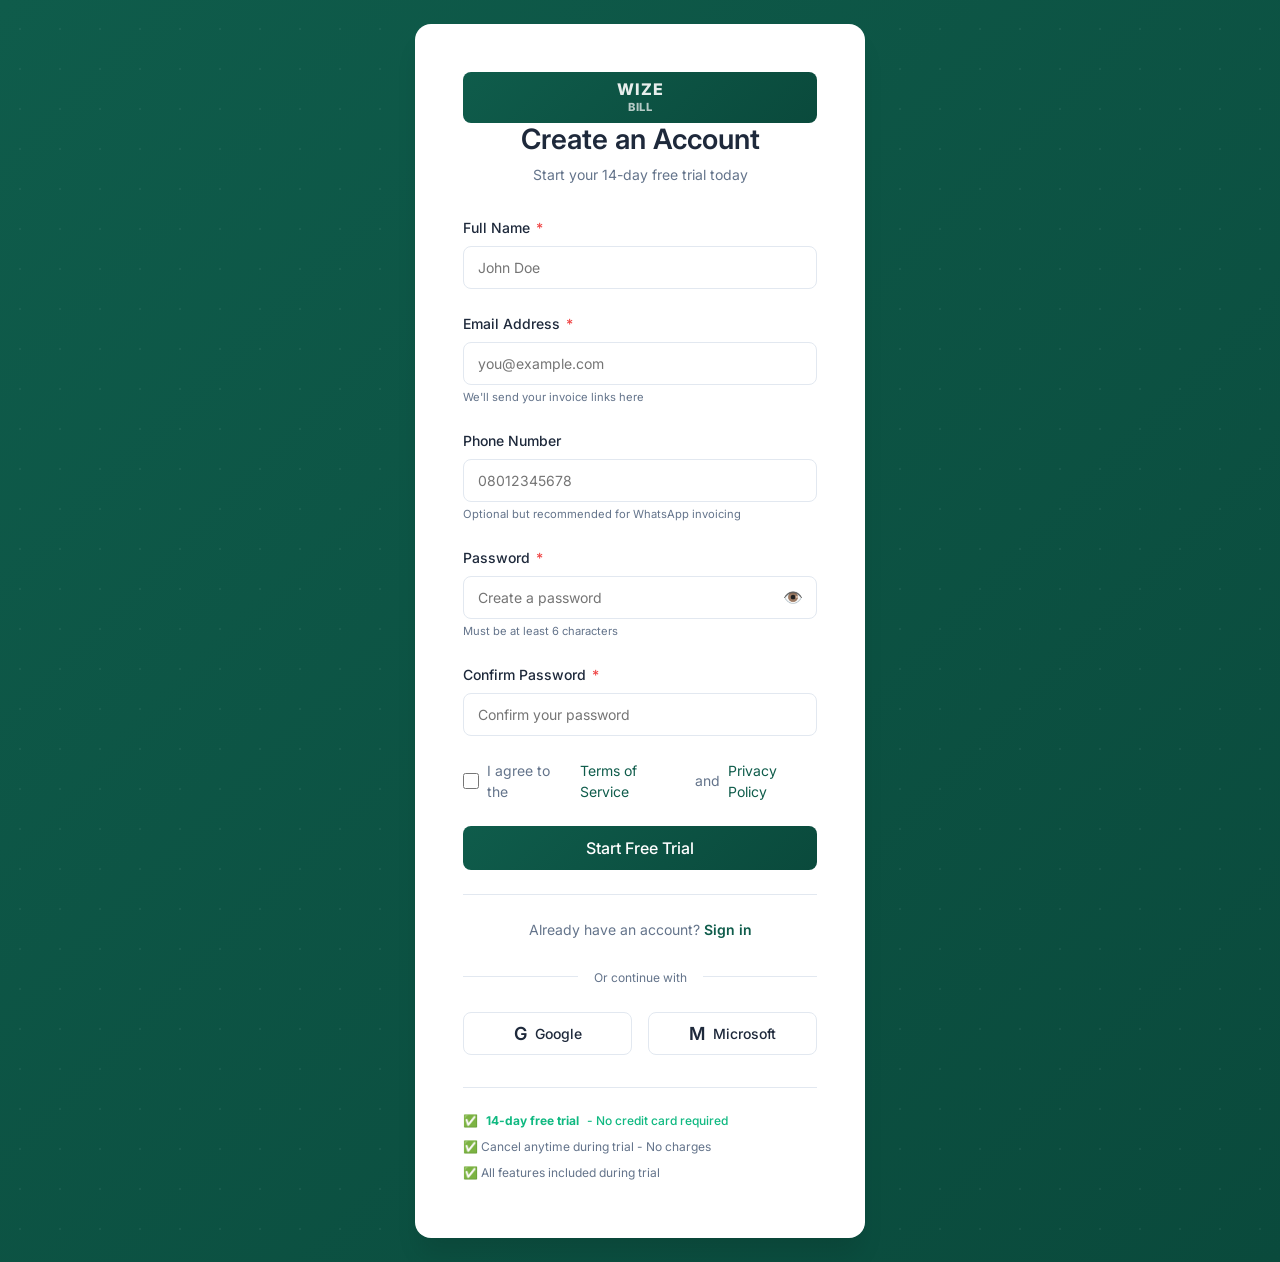
<file: register.html>
<!DOCTYPE html>
<html lang="en">
<head>
    <meta charset="UTF-8">
    <meta name="viewport" content="width=device-width, initial-scale=1.0, viewport-fit=cover">
    <title>Create Account - Wize Billing</title>
    <link rel="icon" type="image/svg+xml" href="data:image/svg+xml,%3Csvg xmlns='http://www.w3.org/2000/svg' viewBox='0 0 100 100'%3E%3Crect width='100' height='100' rx='16' fill='%230F5C4B'/%3E%3Ctext x='50' y='42' font-size='22' text-anchor='middle' fill='white' font-family='Arial, sans-serif' font-weight='bold'%3EWIZE%3C/text%3E%3Ctext x='50' y='68' font-size='16' text-anchor='middle' fill='rgba(255,255,255,0.8)' font-family='Arial, sans-serif'%3EBILL%3C/text%3E%3C/svg%3E">
    <link rel="stylesheet" href="css/base.css">
    <link rel="stylesheet" href="css/auth.css">
</head>
<body>
    <div class="auth-container">
        <div class="auth-card">
            <div class="auth-header">
                <a href="/index.html" class="navbar-brand">
            <div class="logo-box">
                <span class="logo-line">WIZE</span>
                <span class="logo-line">BILL</span>
            </div>
         </a>
                <h2>Create an Account</h2>
                <p>Start your 14-day free trial today</p>
            </div>

            <div id="alert-container" class="auth-alert-container"></div>

            <form id="register-form" class="auth-form">
                <div class="form-group">
                    <label for="fullname" class="form-label">Full Name <span class="required">*</span></label>
                    <input type="text" id="fullname" name="fullname" class="form-input" placeholder="John Doe" required>
                </div>

                <div class="form-group">
                    <label for="email" class="form-label">Email Address <span class="required">*</span></label>
                    <input type="email" id="email" name="email" class="form-input" placeholder="you@example.com" required>
                    <small class="form-hint">We'll send your invoice links here</small>
                </div>

                <div class="form-group">
                    <label for="phone" class="form-label">Phone Number</label>
                    <input type="tel" id="phone" name="phone" class="form-input" placeholder="08012345678">
                    <small class="form-hint">Optional but recommended for WhatsApp invoicing</small>
                </div>

                <div class="form-group">
                    <label for="password" class="form-label">Password <span class="required">*</span></label>
                    <input type="password" id="password" name="password" class="form-input" placeholder="Create a password" required>
                    <div class="password-toggle" onclick="togglePassword()">👁️</div>
                    <small class="form-hint">Must be at least 6 characters</small>
                </div>

                <div class="form-group">
                    <label for="confirm-password" class="form-label">Confirm Password <span class="required">*</span></label>
                    <input type="password" id="confirm-password" name="confirm-password" class="form-input" placeholder="Confirm your password" required>
                </div>

                <div class="form-group">
                    <label class="checkbox-label">
                        <input type="checkbox" id="terms" required>
                        I agree to the <a href="/terms.html" target="_blank">Terms of Service</a> and <a href="/privacy.html" target="_blank">Privacy Policy</a>
                    </label>
                </div>

                <button type="submit" class="btn btn-primary btn-block btn-register">Start Free Trial</button>
            </form>

            <div class="auth-footer">
                <p>Already have an account? <a href="/login.html">Sign in</a></p>
            </div>

            <div class="auth-divider">
                <span>Or continue with</span>
            </div>

            <div class="social-login">
                <button class="btn btn-outline social-btn" onclick="socialLogin('google')">
                    <span>G</span> Google
                </button>
                <button class="btn btn-outline social-btn" onclick="socialLogin('microsoft')">
                    <span>M</span> Microsoft
                </button>
            </div>

            <div class="trial-info">
                <p>✅ <strong>14-day free trial</strong> - No credit card required</p>
                <p>✅ Cancel anytime during trial - No charges</p>
                <p>✅ All features included during trial</p>
            </div>
        </div>
    </div>

    <script src="js/utils.js"></script>
    <script src="js/auth.js"></script>
</body>
</html>
</file>
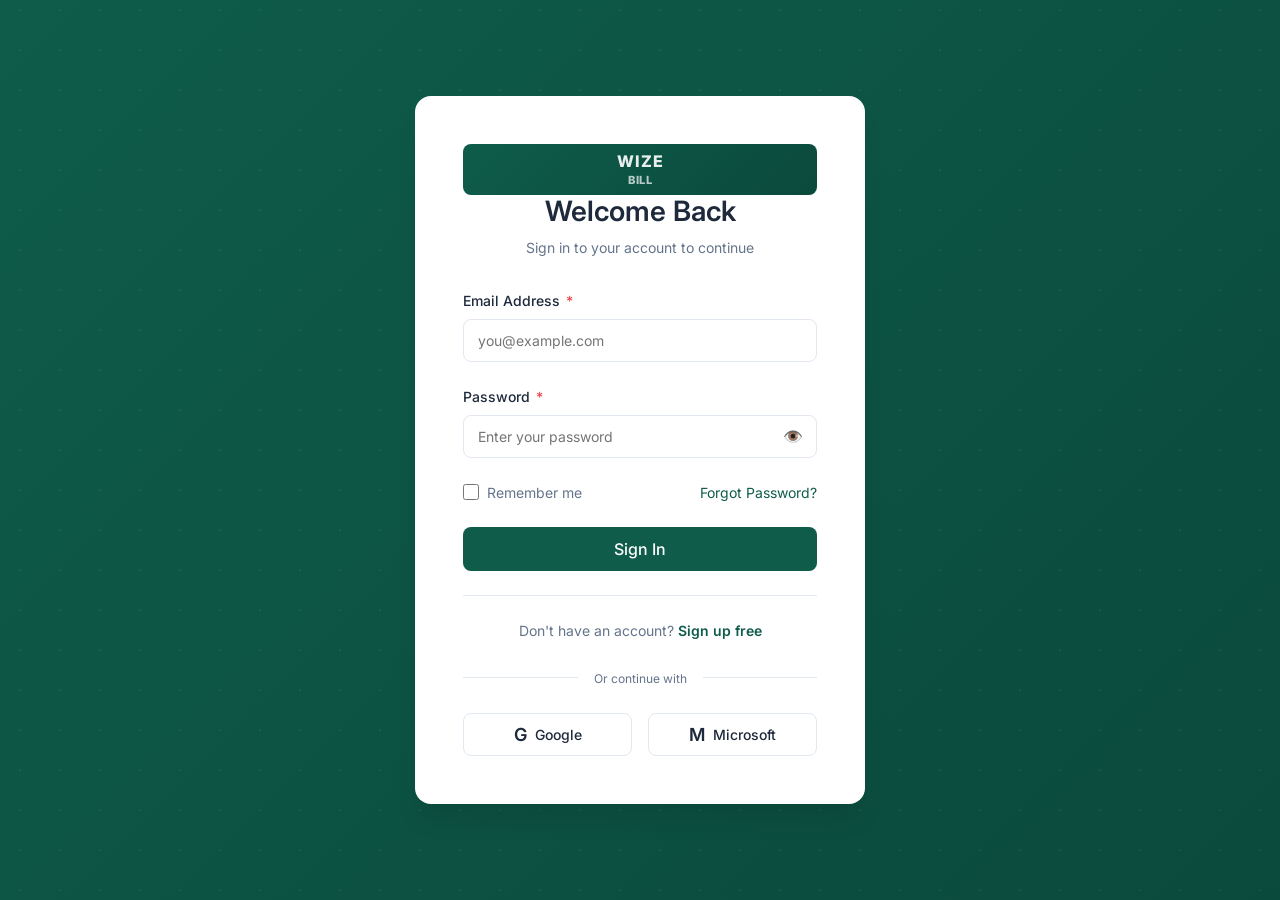
<file: settings.html>
<!DOCTYPE html>
<html lang="en">
<head>
    <meta charset="UTF-8">
    <meta name="viewport" content="width=device-width, initial-scale=1.0, viewport-fit=cover">
    <title>Settings - Wize Billing</title>
    <link rel="icon" type="image/svg+xml" href="data:image/svg+xml,%3Csvg xmlns='http://www.w3.org/2000/svg' viewBox='0 0 100 100'%3E%3Crect width='100' height='100' rx='16' fill='%230F5C4B'/%3E%3Ctext x='50' y='42' font-size='22' text-anchor='middle' fill='white' font-family='Arial, sans-serif' font-weight='bold'%3EWIZE%3C/text%3E%3Ctext x='50' y='68' font-size='16' text-anchor='middle' fill='rgba(255,255,255,0.8)' font-family='Arial, sans-serif'%3EBILL%3C/text%3E%3C/svg%3E">
    <link rel="stylesheet" href="css/base.css">
    <link rel="stylesheet" href="css/settings.css">
</head>
<body>

    <!-- Navigation Bar -->
    <nav class="navbar">
        <div class="navbar-container">
           <a href="/index.html" class="navbar-brand">
            <div class="logo-box">
                <span class="logo-line">WIZE</span>
                <span class="logo-line">BILL</span>
            </div>
         </a>
            <div class="navbar-menu">
                <a href="/dashboard.html" class="navbar-link">Dashboard</a>
                <a href="/invoice-create.html" class="navbar-link">Create Invoice</a>
                <a href="/settings.html" class="navbar-link active">Settings</a>
                <a href="/subscribe.html" class="navbar-link hidden" id="subscribe-link">Subscribe</a>
                <a href="/admin.html" class="navbar-link hidden" id="admin-link">Admin Panel</a>
            </div>
            <div id="auth-buttons" class="navbar-user">
                <a href="/login.html" class="btn btn-outline">Login</a>
                <a href="/register.html" class="btn btn-primary">Sign Up</a>
            </div>
            <div id="user-menu" class="navbar-user hidden">
                <span id="user-name" class="user-name"></span>
                <button id="logout-btn" class="btn btn-outline btn-sm">Logout</button>
            </div>
        </div>
    </nav>

    <!-- Alert Container -->
    <div id="alert-container" class="alert-container"></div>

    <!-- Main Content -->
    <main class="settings-container">
        <div class="container">
            <div class="page-header">
                <h1>Settings</h1>
                <p>Manage your account and customize your invoice branding</p>
            </div>

            <div class="settings-grid">
                <!-- Profile Settings -->
                <div class="settings-card">
                    <div class="card-header">
                        <h3>Profile Information</h3>
                        <p>Update your personal information</p>
                    </div>
                    <div class="card-body">
                        <form id="profile-form">
                            <div class="form-group">
                                <label for="fullname" class="form-label">Full Name</label>
                                <input type="text" id="fullname" class="form-input" placeholder="Your full name">
                            </div>
                            <div class="form-group">
                                <label for="profile-email" class="form-label">Email Address</label>
                                <input type="email" id="profile-email" class="form-input" disabled>
                                <small class="form-hint">Email cannot be changed</small>
                            </div>
                            <div class="form-group">
                                <label for="phone" class="form-label">Phone Number</label>
                                <input type="tel" id="phone" class="form-input" placeholder="08012345678">
                            </div>
                            <button type="submit" class="btn btn-primary">Save Profile</button>
                        </form>
                    </div>
                </div>

                <!-- Business Settings -->
                <div class="settings-card">
                    <div class="card-header">
                        <h3>Business Information</h3>
                        <p>This will appear on your invoices</p>
                    </div>
                    <div class="card-body">
                        <form id="business-form">
                            <div class="form-group">
                                <label for="business-name" class="form-label">Business Name</label>
                                <input type="text" id="business-name" class="form-input" placeholder="Your business name">
                            </div>
                            <div class="form-group">
                                <label for="business-address" class="form-label">Business Address</label>
                                <textarea id="business-address" class="form-textarea" rows="3" placeholder="Your business address"></textarea>
                            </div>
                            <button type="submit" class="btn btn-primary">Save Business Info</button>
                        </form>
                    </div>
                </div>

                <!-- Logo Upload -->
                <div class="settings-card">
                    <div class="card-header">
                        <h3>Company Logo</h3>
                        <p>Upload your logo (appears on invoices)</p>
                    </div>
                    <div class="card-body">
                        <div id="logo-preview" class="logo-preview">
                            <div class="preview-placeholder">
                                <span>📄</span>
                                <p>No logo uploaded</p>
                            </div>
                        </div>
                        <div class="upload-area" id="logo-upload-area">
                            <p>Drag & drop or click to upload</p>
                            <p class="upload-hint">JPG, PNG, SVG (max 2MB)</p>
                            <input type="file" id="logo-file" accept="image/jpeg,image/png,image/svg+xml" hidden>
                            <button type="button" id="upload-logo-btn" class="btn btn-outline">Choose File</button>
                        </div>
                        <button type="button" id="remove-logo-btn" class="btn btn-danger btn-sm hidden">Remove Logo</button>
                    </div>
                </div>

                <!-- Signature Upload -->
                <div class="settings-card">
                    <div class="card-header">
                        <h3>Signature</h3>
                        <p>Upload your signature (appears at bottom of invoices)</p>
                    </div>
                    <div class="card-body">
                        <div id="signature-preview" class="signature-preview">
                            <div class="preview-placeholder">
                                <span>✍️</span>
                                <p>No signature uploaded</p>
                            </div>
                        </div>
                        <div class="upload-area" id="signature-upload-area">
                            <p>Drag & drop or click to upload</p>
                            <p class="upload-hint">JPG or PNG (max 1MB)</p>
                            <input type="file" id="signature-file" accept="image/jpeg,image/png" hidden>
                            <button type="button" id="upload-signature-btn" class="btn btn-outline">Choose File</button>
                        </div>
                        <button type="button" id="remove-signature-btn" class="btn btn-danger btn-sm hidden">Remove Signature</button>
                    </div>
                </div>

                <!-- Change Password -->
                <div class="settings-card">
                    <div class="card-header">
                        <h3>Change Password</h3>
                        <p>Update your account password</p>
                    </div>
                    <div class="card-body">
                        <form id="password-form">
                            <div class="form-group">
                                <label for="current-password" class="form-label">Current Password</label>
                                <input type="password" id="current-password" class="form-input" placeholder="Enter current password" required>
                            </div>
                            <div class="form-group">
                                <label for="new-password" class="form-label">New Password</label>
                                <input type="password" id="new-password" class="form-input" placeholder="Enter new password" required>
                                <small class="form-hint">Must be at least 6 characters</small>
                            </div>
                            <div class="form-group">
                                <label for="confirm-password" class="form-label">Confirm New Password</label>
                                <input type="password" id="confirm-password" class="form-input" placeholder="Confirm new password" required>
                            </div>
                            <button type="submit" class="btn btn-primary">Change Password</button>
                        </form>
                    </div>
                </div>

                <!-- Account Information -->
                <div class="settings-card">
                    <div class="card-header">
                        <h3>Account Information</h3>
                        <p>Your subscription and trial details</p>
                    </div>
                    <div class="card-body">
                        <div class="info-row">
                            <span class="info-label">Account Status:</span>
                            <span id="account-status" class="info-value">Loading...</span>
                        </div>
                        <div class="info-row">
                            <span class="info-label">Trial End Date:</span>
                            <span id="trial-end-date" class="info-value">Loading...</span>
                        </div>
                        <div class="info-row">
                            <span class="info-label">Days Remaining:</span>
                            <span id="days-remaining" class="info-value">Loading...</span>
                        </div>
                        <div class="info-row">
                            <span class="info-label">Total Invoices:</span>
                            <span id="total-invoices" class="info-value">Loading...</span>
                        </div>
                        <hr class="info-divider">
                        <div class="subscription-actions">
                            <a href="/subscribe.html" id="upgrade-btn" class="btn btn-primary btn-block">Upgrade to Premium</a>
                        </div>
                    </div>
                </div>
            </div>
        </div>
    </main>

    <!-- Bottom Navigation (Mobile) -->
    <div class="bottom-nav">
        <button class="bottom-nav-item" onclick="window.location.href='/dashboard.html'">
            <span class="bottom-nav-icon">📊</span>
            <span>Dashboard</span>
        </button>
        <button class="bottom-nav-item" onclick="window.location.href='/invoice-create.html'">
            <span class="bottom-nav-icon">➕</span>
            <span>Create</span>
        </button>
        <button class="bottom-nav-item active" onclick="window.location.href='/settings.html'">
            <span class="bottom-nav-icon">⚙️</span>
            <span>Settings</span>
        </button>
        <button class="bottom-nav-item" id="mobile-subscribe" onclick="window.location.href='/subscribe.html'">
            <span class="bottom-nav-icon">💎</span>
            <span>Upgrade</span>
        </button>
    </div>

    <script src="js/utils.js"></script>
    <script src="js/auth.js"></script>
    <script src="js/settings.js"></script>
</body>
</html>
</file>
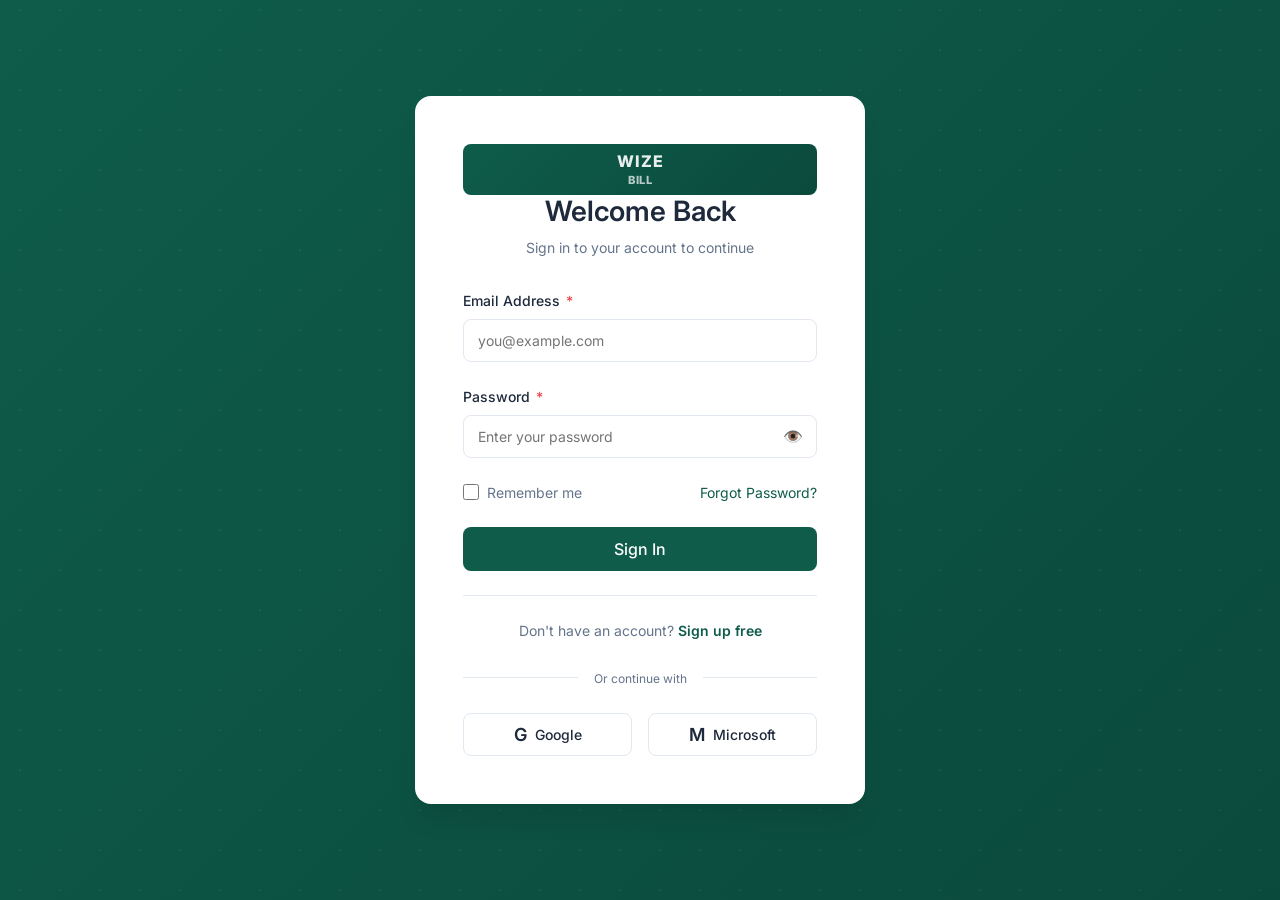
<file: subscribe.html>
<!DOCTYPE html>
<html lang="en">
<head>
    <meta charset="UTF-8">
    <meta name="viewport" content="width=device-width, initial-scale=1.0, viewport-fit=cover">
    <title>Subscribe - Wize Billing</title>
    <link rel="icon" type="image/svg+xml" href="data:image/svg+xml,%3Csvg xmlns='http://www.w3.org/2000/svg' viewBox='0 0 100 100'%3E%3Crect width='100' height='100' rx='16' fill='%230F5C4B'/%3E%3Ctext x='50' y='42' font-size='22' text-anchor='middle' fill='white' font-family='Arial, sans-serif' font-weight='bold'%3EWIZE%3C/text%3E%3Ctext x='50' y='68' font-size='16' text-anchor='middle' fill='rgba(255,255,255,0.8)' font-family='Arial, sans-serif'%3EBILL%3C/text%3E%3C/svg%3E">
    <link rel="stylesheet" href="css/base.css">
    <link rel="stylesheet" href="css/subscribe.css">
</head>
<body>

    <!-- Navigation Bar -->
    <nav class="navbar">
        <div class="navbar-container">
            <a href="/index.html" class="navbar-brand">
            <div class="logo-box">
                <span class="logo-line">WIZE</span>
                <span class="logo-line">BILL</span>
            </div>
         </a>
            <div class="navbar-menu">
                <a href="/dashboard.html" class="navbar-link">Dashboard</a>
                <a href="/invoice-create.html" class="navbar-link">Create Invoice</a>
                <a href="/settings.html" class="navbar-link">Settings</a>
                <a href="/subscribe.html" class="navbar-link active">Subscribe</a>
                <a href="/admin.html" class="navbar-link hidden" id="admin-link">Admin Panel</a>
            </div>
            <div id="auth-buttons" class="navbar-user">
                <a href="/login.html" class="btn btn-outline">Login</a>
                <a href="/register.html" class="btn btn-primary">Sign Up</a>
            </div>
            <div id="user-menu" class="navbar-user hidden">
                <span id="user-name" class="user-name"></span>
                <button id="logout-btn" class="btn btn-outline btn-sm">Logout</button>
            </div>
        </div>
    </nav>

    <!-- Alert Container -->
    <div id="alert-container" class="alert-container"></div>

    <!-- Main Content -->
    <main class="subscribe-container">
        <div class="container">
            <div class="page-header">
                <h1>Choose Your Plan</h1>
                <p>Upgrade to Premium and unlock unlimited invoicing</p>
            </div>

            <!-- Trial Status Banner -->
            <div id="trial-status" class="trial-status-card">
                <div class="status-title">⏳ Loading your plan status...</div>
            </div>

            <!-- Pricing Grid -->
            <div class="pricing-grid">
                <!-- Free Plan -->
                <div class="pricing-card free">
                    <div class="pricing-badge">Current Plan</div>
                    <h2>Free Trial</h2>
                    <div class="pricing-price">₦0</div>
                    <p class="pricing-period">14-day trial</p>
                    <ul class="pricing-features">
                        <li>✓ All features included</li>
                        <li>✓ Unlimited invoices</li>
                        <li>✓ Logo & signature upload</li>
                        <li>✓ 8 themes to choose from</li>
                        <li>✓ Email support</li>
                        <li class="feature-muted">✗ Priority support</li>
                        <li class="feature-muted">✗ WhatsApp invoicing</li>
                    </ul>
                    <button class="btn btn-outline btn-block" disabled>Current Plan</button>
                </div>

                <!-- Premium Plan -->
                <div class="pricing-card premium featured">
                    <div class="pricing-badge popular">Most Popular</div>
                    <h2>Premium</h2>
                    <!-- ✅ Dynamic price — updated by JS -->
                    <div class="pricing-price" id="premium-price">
                        <span class="price-loading">Loading...</span>
                    </div>
                    <p class="pricing-period" id="premium-period">per month</p>
                    <ul class="pricing-features">
                        <li>✓ All Free Trial features</li>
                        <li>✓ Continue after trial ends</li>
                        <li>✓ Priority support</li>
                        <li>✓ WhatsApp invoicing <span class="badge-new">Soon</span></li>
                        <li>✓ API access</li>
                        <li>✓ Export to Excel/CSV</li>
                        <li>✓ Advanced analytics</li>
                    </ul>
                    <button id="subscribe-btn" class="btn btn-primary btn-block">
                        Subscribe Now
                    </button>
                    <p class="payment-note">🔒 Secure payment via Paystack</p>
                    <!-- ✅ Country/currency info -->
                    <p id="pricing-note" class="pricing-country-note"></p>
                </div>
            </div>

            <!-- Features Comparison Table -->
            <div class="comparison-section">
                <h3>Feature Comparison</h3>
                <div class="comparison-table">
                    <div class="comparison-row header">
                        <div class="comparison-cell feature">Feature</div>
                        <div class="comparison-cell">Free Trial</div>
                        <div class="comparison-cell">Premium</div>
                    </div>
                    <div class="comparison-row">
                        <div class="comparison-cell feature">Unlimited Invoices</div>
                        <div class="comparison-cell">✓</div>
                        <div class="comparison-cell">✓</div>
                    </div>
                    <div class="comparison-row">
                        <div class="comparison-cell feature">Custom Logo</div>
                        <div class="comparison-cell">✓</div>
                        <div class="comparison-cell">✓</div>
                    </div>
                    <div class="comparison-row">
                        <div class="comparison-cell feature">Digital Signature</div>
                        <div class="comparison-cell">✓</div>
                        <div class="comparison-cell">✓</div>
                    </div>
                    <div class="comparison-row">
                        <div class="comparison-cell feature">Multiple Themes</div>
                        <div class="comparison-cell">✓</div>
                        <div class="comparison-cell">✓</div>
                    </div>
                    <div class="comparison-row">
                        <div class="comparison-cell feature">Trial Duration</div>
                        <div class="comparison-cell">14 days</div>
                        <div class="comparison-cell">Unlimited</div>
                    </div>
                    <div class="comparison-row">
                        <div class="comparison-cell feature">Priority Support</div>
                        <div class="comparison-cell">✗</div>
                        <div class="comparison-cell">✓</div>
                    </div>
                    <div class="comparison-row">
                        <div class="comparison-cell feature">WhatsApp Invoicing</div>
                        <div class="comparison-cell">✗</div>
                        <div class="comparison-cell">✓ (Soon)</div>
                    </div>
                    <div class="comparison-row">
                        <div class="comparison-cell feature">API Access</div>
                        <div class="comparison-cell">✗</div>
                        <div class="comparison-cell">✓</div>
                    </div>
                    <div class="comparison-row">
                        <div class="comparison-cell feature">Export Data</div>
                        <div class="comparison-cell">✗</div>
                        <div class="comparison-cell">✓</div>
                    </div>
                </div>
            </div>

            <!-- FAQ Section -->
            <div class="faq-section">
                <h3>Frequently Asked Questions</h3>
                <div class="faq-grid">
                    <div class="faq-item">
                        <div class="faq-question">What happens after my trial ends?</div>
                        <div class="faq-answer">You will need to subscribe to Premium to continue creating invoices. Your existing invoices will remain accessible.</div>
                    </div>
                    <div class="faq-item">
                        <div class="faq-question">Can I cancel anytime?</div>
                        <div class="faq-answer">Yes, you can cancel your subscription at any time. No long-term contracts.</div>
                    </div>
                    <div class="faq-item">
                        <div class="faq-question">What payment methods are accepted?</div>
                        <div class="faq-answer">We accept all major debit/credit cards, bank transfers, and USSD via Paystack.</div>
                    </div>
                    <div class="faq-item">
                        <div class="faq-question">Is my data secure?</div>
                        <div class="faq-answer">Yes, we use bank-grade encryption to protect your data and payments.</div>
                    </div>
                    <div class="faq-item">
                        <div class="faq-question">Will my invoices be affected if I downgrade?</div>
                        <div class="faq-answer">Your invoices remain accessible, but you cannot create new ones until you subscribe again.</div>
                    </div>
                    <div class="faq-item">
                        <div class="faq-question">Do you offer annual billing?</div>
                        <div class="faq-answer">Coming soon! Stay tuned for annual plans with discounts.</div>
                    </div>
                </div>
            </div>

            <!-- Money Back Guarantee -->
            <div class="guarantee-section">
                <div class="guarantee-content">
                    <span class="guarantee-icon">🛡️</span>
                    <h4>14-Day Money Back Guarantee</h4>
                    <p>If you're not satisfied with Premium, we'll refund your payment within 14 days. No questions asked.</p>
                </div>
            </div>
        </div>
    </main>

    <!-- Bottom Navigation (Mobile) -->
    <div class="bottom-nav">
        <button class="bottom-nav-item" onclick="window.location.href='/dashboard.html'">
            <span class="bottom-nav-icon">📊</span>
            <span>Dashboard</span>
        </button>
        <button class="bottom-nav-item" onclick="window.location.href='/invoice-create.html'">
            <span class="bottom-nav-icon">➕</span>
            <span>Create</span>
        </button>
        <button class="bottom-nav-item" onclick="window.location.href='/settings.html'">
            <span class="bottom-nav-icon">⚙️</span>
            <span>Settings</span>
        </button>
        <button class="bottom-nav-item active" onclick="window.location.href='/subscribe.html'">
            <span class="bottom-nav-icon">💎</span>
            <span>Upgrade</span>
        </button>
    </div>

    <script src="js/utils.js"></script>
    <script src="js/auth.js"></script>
    <script src="js/subscribe.js"></script>
</body>
</html>
</file>
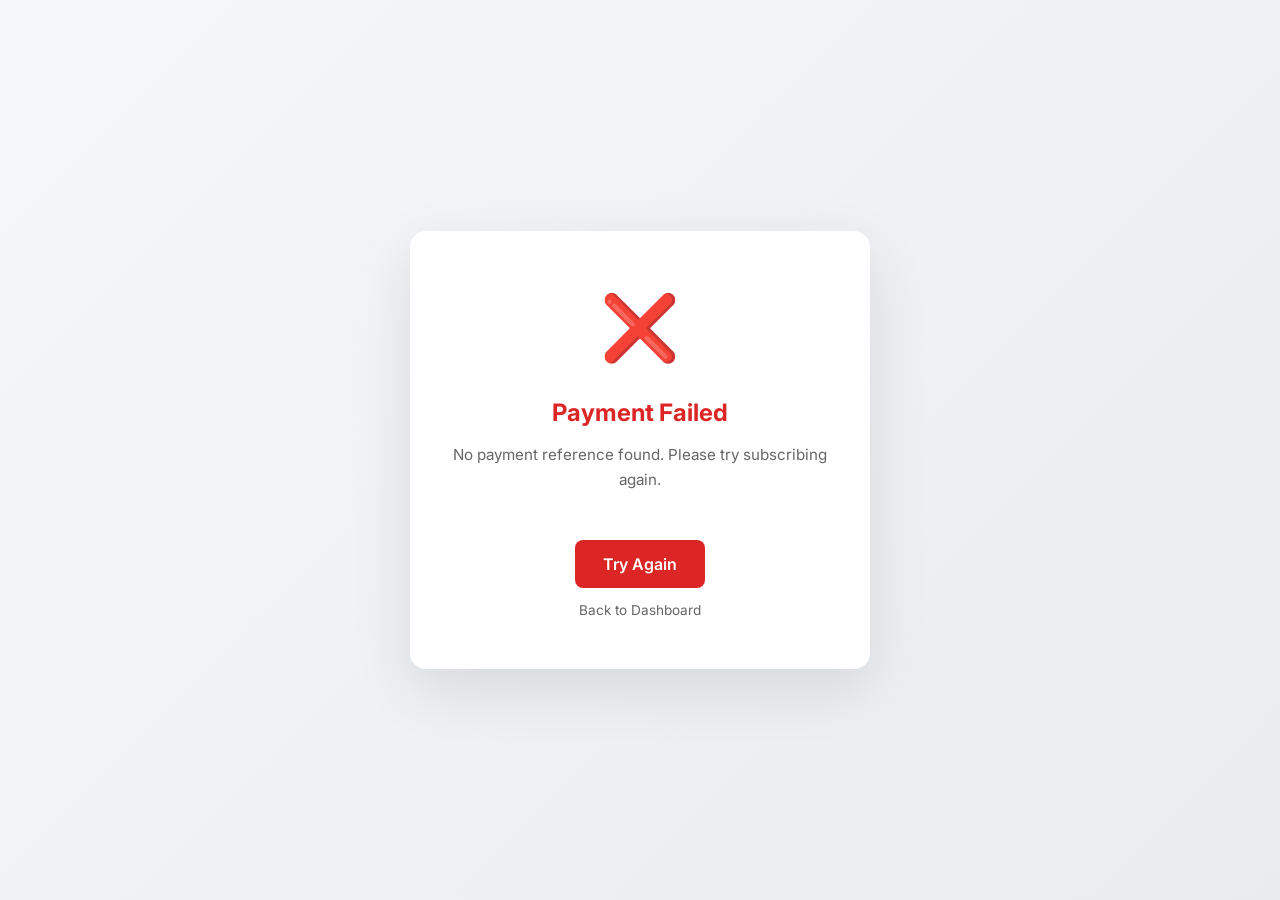
<file: subscription-callback.html>
<!DOCTYPE html>
<html lang="en">
<head>
    <meta charset="UTF-8">
    <meta name="viewport" content="width=device-width, initial-scale=1.0">
    <title>Payment Callback - Wize Billing</title>
    <link rel="icon" type="image/svg+xml" href="data:image/svg+xml,%3Csvg xmlns='http://www.w3.org/2000/svg' viewBox='0 0 100 100'%3E%3Crect width='100' height='100' rx='16' fill='%230F5C4B'/%3E%3Ctext x='50' y='42' font-size='22' text-anchor='middle' fill='white' font-family='Arial, sans-serif' font-weight='bold'%3EWIZE%3C/text%3E%3Ctext x='50' y='68' font-size='16' text-anchor='middle' fill='rgba(255,255,255,0.8)' font-family='Arial, sans-serif'%3EBILL%3C/text%3E%3C/svg%3E">
    <link rel="stylesheet" href="css/base.css">
    <style>
        .callback-container {
            min-height: 100vh;
            display: flex;
            align-items: center;
            justify-content: center;
            background: linear-gradient(135deg, #f5f7fa, #e9ecef);
        }
        .callback-card {
            background: white;
            border-radius: 16px;
            padding: 48px 40px;
            text-align: center;
            box-shadow: 0 20px 60px rgba(0,0,0,0.1);
            max-width: 460px;
            width: 90%;
        }
        .callback-icon {
            font-size: 4rem;
            margin-bottom: 20px;
            display: block;
        }
        .callback-title {
            font-size: 1.5rem;
            font-weight: 700;
            margin-bottom: 12px;
            color: #111;
        }
        .callback-message {
            color: #666;
            font-size: 0.95rem;
            margin-bottom: 28px;
            line-height: 1.6;
        }
        .callback-spinner {
            display: flex;
            align-items: center;
            justify-content: center;
            gap: 10px;
            color: #0F5C4B;
            font-size: 0.9rem;
            font-weight: 500;
        }
        .spin {
            width: 20px;
            height: 20px;
            border: 2px solid #e5e7eb;
            border-top-color: #0F5C4B;
            border-radius: 50%;
            animation: spin 0.8s linear infinite;
        }
        @keyframes spin {
            to { transform: rotate(360deg); }
        }
        .btn-dashboard {
            display: inline-block;
            background: #0F5C4B;
            color: white;
            padding: 12px 28px;
            border-radius: 8px;
            text-decoration: none;
            font-weight: 600;
            margin-top: 20px;
            transition: background 0.2s;
        }
        .btn-dashboard:hover { background: #0a4035; }
        .error-state { color: #dc2626; }
    </style>
</head>
<body>
    <div class="callback-container">
        <div class="callback-card">
            <span class="callback-icon" id="callback-icon">⏳</span>
            <div class="callback-title" id="callback-title">Verifying Payment...</div>
            <div class="callback-message" id="callback-message">
                Please wait while we confirm your payment with Paystack.
            </div>
            <div class="callback-spinner" id="callback-spinner">
                <div class="spin"></div>
                <span>Processing...</span>
            </div>
            <div id="callback-action" style="display:none;"></div>
        </div>
    </div>

    <script src="js/utils.js"></script>
    <script src="js/auth.js"></script>
    <script>
    document.addEventListener('DOMContentLoaded', async function () {
        const BACKEND_URL = 'https://localhost:7010';

        const iconEl    = document.getElementById('callback-icon');
        const titleEl   = document.getElementById('callback-title');
        const msgEl     = document.getElementById('callback-message');
        const spinnerEl = document.getElementById('callback-spinner');
        const actionEl  = document.getElementById('callback-action');

        function showSuccess(plan) {
            iconEl.textContent    = '🎉';
            titleEl.textContent   = 'Payment Successful!';
            msgEl.textContent     = `Welcome to Wize Billing Premium${plan ? ' — ' + plan : ''}! You now have unlimited access.`;
            spinnerEl.style.display = 'none';
            actionEl.style.display  = 'block';
            actionEl.innerHTML = `<a href="/dashboard.html" class="btn-dashboard">Go to Dashboard →</a>`;
            // Auto redirect after 3s
            setTimeout(() => { window.location.href = '/dashboard.html'; }, 3000);
        }

        function showError(message) {
            iconEl.textContent    = '❌';
            titleEl.textContent   = 'Payment Failed';
            titleEl.classList.add('error-state');
            msgEl.textContent     = message || 'Something went wrong. Please try again or contact support.';
            spinnerEl.style.display = 'none';
            actionEl.style.display  = 'block';
            actionEl.innerHTML = `
                <a href="/subscribe.html" class="btn-dashboard" style="background:#dc2626;">
                    Try Again
                </a>
                <br>
                <a href="/dashboard.html" style="display:block;margin-top:12px;color:#666;font-size:0.85rem;">
                    Back to Dashboard
                </a>
            `;
        }

        // ✅ Get reference from URL params (Paystack appends ?reference=xxx&trxref=xxx)
        const urlParams = new URLSearchParams(window.location.search);
        const reference = urlParams.get('reference')
                       || urlParams.get('trxref')
                       || localStorage.getItem('wize_paystack_ref');

        if (!reference) {
            showError('No payment reference found. Please try subscribing again.');
            return;
        }

        // Clean URL
        window.history.replaceState({}, document.title, window.location.pathname);

        try {
            const token    = getAuthToken();
            const response = await fetch(
                `${BACKEND_URL}/api/billing/verify?reference=${encodeURIComponent(reference)}`,
                { headers: { 'Authorization': `Bearer ${token}` } }
            );
            const data = await response.json();

            if (data.success) {
                // ✅ Clear stored reference
                localStorage.removeItem('wize_paystack_ref');

                // ✅ Update local user as premium
                const user = getCurrentUser();
                if (user) {
                    user.isPaidUser = true;
                    setAuthData(getAuthToken(), user);
                }

                showSuccess(data.plan);
            } else {
                localStorage.removeItem('wize_paystack_ref');
                showError(data.message || 'Payment verification failed.');
            }
        } catch (error) {
            console.error('Callback verification error:', error);
            showError('Connection error during verification. Please contact support.');
        }
    });
    </script>
</body>
</html>
</file>
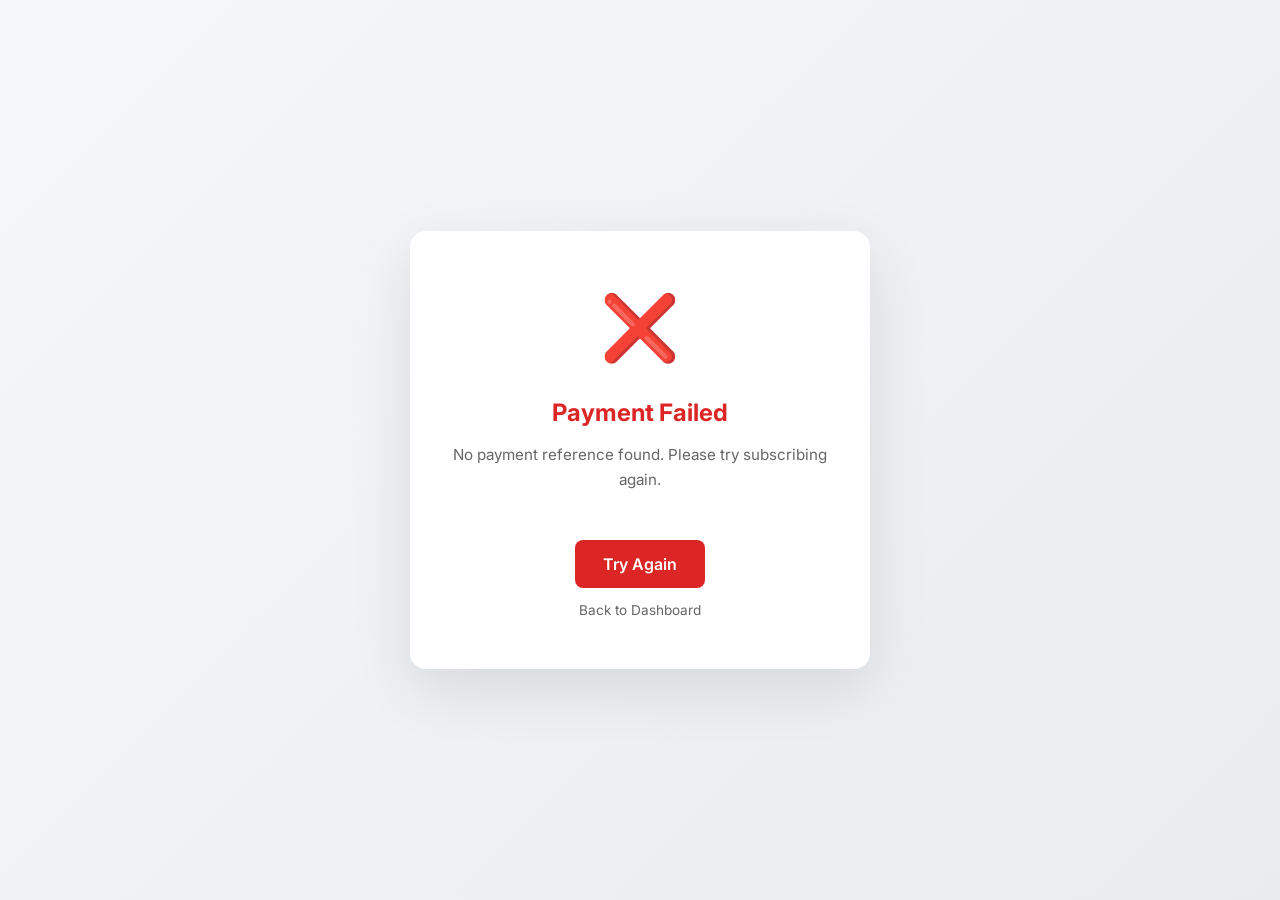
<file: subscription-fallback.html>
<!DOCTYPE html>
<html lang="en">
<head>
    <meta charset="UTF-8">
    <meta name="viewport" content="width=device-width, initial-scale=1.0">
    <title>Payment Callback - Wize Invoice</title>
    <link rel="stylesheet" href="css/base.css">
    <style>
        .callback-container {
            min-height: 100vh;
            display: flex;
            align-items: center;
            justify-content: center;
            background: linear-gradient(135deg, #f5f7fa, #e9ecef);
        }
        .callback-card {
            background: white;
            border-radius: 16px;
            padding: 48px 40px;
            text-align: center;
            box-shadow: 0 20px 60px rgba(0,0,0,0.1);
            max-width: 460px;
            width: 90%;
        }
        .callback-icon {
            font-size: 4rem;
            margin-bottom: 20px;
            display: block;
        }
        .callback-title {
            font-size: 1.5rem;
            font-weight: 700;
            margin-bottom: 12px;
            color: #111;
        }
        .callback-message {
            color: #666;
            font-size: 0.95rem;
            margin-bottom: 28px;
            line-height: 1.6;
        }
        .callback-spinner {
            display: flex;
            align-items: center;
            justify-content: center;
            gap: 10px;
            color: #0F5C4B;
            font-size: 0.9rem;
            font-weight: 500;
        }
        .spin {
            width: 20px;
            height: 20px;
            border: 2px solid #e5e7eb;
            border-top-color: #0F5C4B;
            border-radius: 50%;
            animation: spin 0.8s linear infinite;
        }
        @keyframes spin {
            to { transform: rotate(360deg); }
        }
        .btn-dashboard {
            display: inline-block;
            background: #0F5C4B;
            color: white;
            padding: 12px 28px;
            border-radius: 8px;
            text-decoration: none;
            font-weight: 600;
            margin-top: 20px;
            transition: background 0.2s;
        }
        .btn-dashboard:hover { background: #0a4035; }
        .error-state { color: #dc2626; }
    </style>
</head>
<body>
    <div class="callback-container">
        <div class="callback-card">
            <span class="callback-icon" id="callback-icon">⏳</span>
            <div class="callback-title" id="callback-title">Verifying Payment...</div>
            <div class="callback-message" id="callback-message">
                Please wait while we confirm your payment with Paystack.
            </div>
            <div class="callback-spinner" id="callback-spinner">
                <div class="spin"></div>
                <span>Processing...</span>
            </div>
            <div id="callback-action" style="display:none;"></div>
        </div>
    </div>

    <script src="js/utils.js"></script>
    <script src="js/auth.js"></script>
    <script>
    document.addEventListener('DOMContentLoaded', async function () {
        const BACKEND_URL = 'https://localhost:7010';

        const iconEl    = document.getElementById('callback-icon');
        const titleEl   = document.getElementById('callback-title');
        const msgEl     = document.getElementById('callback-message');
        const spinnerEl = document.getElementById('callback-spinner');
        const actionEl  = document.getElementById('callback-action');

        function showSuccess(plan) {
            iconEl.textContent    = '🎉';
            titleEl.textContent   = 'Payment Successful!';
            msgEl.textContent     = `Welcome to Wize Invoice Premium${plan ? ' — ' + plan : ''}! You now have unlimited access.`;
            spinnerEl.style.display = 'none';
            actionEl.style.display  = 'block';
            actionEl.innerHTML = `<a href="/dashboard.html" class="btn-dashboard">Go to Dashboard →</a>`;
            // Auto redirect after 3s
            setTimeout(() => { window.location.href = '/dashboard.html'; }, 3000);
        }

        function showError(message) {
            iconEl.textContent    = '❌';
            titleEl.textContent   = 'Payment Failed';
            titleEl.classList.add('error-state');
            msgEl.textContent     = message || 'Something went wrong. Please try again or contact support.';
            spinnerEl.style.display = 'none';
            actionEl.style.display  = 'block';
            actionEl.innerHTML = `
                <a href="/subscribe.html" class="btn-dashboard" style="background:#dc2626;">
                    Try Again
                </a>
                <br>
                <a href="/dashboard.html" style="display:block;margin-top:12px;color:#666;font-size:0.85rem;">
                    Back to Dashboard
                </a>
            `;
        }

        // ✅ Get reference from URL params (Paystack appends ?reference=xxx&trxref=xxx)
        const urlParams = new URLSearchParams(window.location.search);
        const reference = urlParams.get('reference')
                       || urlParams.get('trxref')
                       || localStorage.getItem('wize_paystack_ref');

        if (!reference) {
            showError('No payment reference found. Please try subscribing again.');
            return;
        }

        // Clean URL
        window.history.replaceState({}, document.title, window.location.pathname);

        try {
            const token    = getAuthToken();
            const response = await fetch(
                `${BACKEND_URL}/api/billing/verify?reference=${encodeURIComponent(reference)}`,
                { headers: { 'Authorization': `Bearer ${token}` } }
            );
            const data = await response.json();

            if (data.success) {
                // ✅ Clear stored reference
                localStorage.removeItem('wize_paystack_ref');

                // ✅ Update local user as premium
                const user = getCurrentUser();
                if (user) {
                    user.isPaidUser = true;
                    setAuthData(getAuthToken(), user);
                }

                showSuccess(data.plan);
            } else {
                localStorage.removeItem('wize_paystack_ref');
                showError(data.message || 'Payment verification failed.');
            }
        } catch (error) {
            console.error('Callback verification error:', error);
            showError('Connection error during verification. Please contact support.');
        }
    });
    </script>
</body>
</html>
</file>
<file: css/base.css>
/* ========================================
   WIZE INVOICE - BASE STYLES
   Shared across all pages
   ======================================== */

/* Import Google Fonts */
@import url('https://fonts.googleapis.com/css2?family=Inter:ital,wght@0,100..900;1,100..900&display=swap');

/* CSS Variables - Themes */
:root {
    /* Theme: Emerald (Default) */
    --primary: #0F5C4B;
    --primary-dark: #0A4A3C;
    --primary-light: #1A7B65;
    --secondary: #FFB74D;
    --secondary-dark: #F5A623;
    --background: #F9FAFB;
    --surface: #FFFFFF;
    --text: #1E293B;
    --text-light: #64748B;
    --border: #E2E8F0;
    --error: #EF4444;
    --success: #10B981;
    --warning: #F59E0B;
    --info: #3B82F6;

    /* Spacing */
    --spacing-xs: 4px;
    --spacing-sm: 8px;
    --spacing-md: 16px;
    --spacing-lg: 24px;
    --spacing-xl: 32px;
    --spacing-2xl: 48px;

    /* Border Radius */
    --radius-sm: 4px;
    --radius-md: 8px;
    --radius-lg: 12px;
    --radius-xl: 16px;

    /* Shadows */
    --shadow-sm: 0 1px 2px 0 rgb(0 0 0 / 0.05);
    --shadow-md: 0 4px 6px -1px rgb(0 0 0 / 0.1);
    --shadow-lg: 0 10px 15px -3px rgb(0 0 0 / 0.1);
    --shadow-xl: 0 20px 25px -5px rgb(0 0 0 / 0.1);
}

/* Theme Variations (for per-invoice theming) */
.theme-ocean {
    --primary: #1E3A5F;
    --primary-dark: #152C4A;
    --secondary: #67E8F9;
}

.theme-coral {
    --primary: #E76F51;
    --primary-dark: #D45A3A;
    --secondary: #F4A261;
}

.theme-midnight {
    --primary: #2D1B4E;
    --primary-dark: #1F1235;
    --secondary: #F9A826;
}

.theme-minimal {
    --primary: #2C3E50;
    --primary-dark: #1A252F;
    --secondary: #95A5A6;
}

/* Reset & Base */
* {
    margin: 0;
    padding: 0;
    box-sizing: border-box;
}

body {
    font-family: 'Inter', -apple-system, BlinkMacSystemFont, 'Segoe UI', sans-serif;
    background-color: var(--background);
    color: var(--text);
    line-height: 1.5;
    min-height: 100vh;
}

/* Typography */
h1, h2, h3, h4, h5, h6 {
    font-weight: 600;
    line-height: 1.2;
    color: var(--text);
}

h1 { font-size: 2.5rem; }
h2 { font-size: 2rem; }
h3 { font-size: 1.5rem; }
h4 { font-size: 1.25rem; }
h5 { font-size: 1.125rem; }
h6 { font-size: 1rem; }

/* Links */
a {
    color: var(--primary);
    text-decoration: none;
    transition: color 0.2s ease;
}

a:hover {
    color: var(--primary-dark);
}

/* Buttons */
.btn {
    display: inline-flex;
    align-items: center;
    justify-content: center;
    gap: var(--spacing-sm);
    padding: 10px 20px;
    font-size: 0.875rem;
    font-weight: 500;
    font-family: inherit;
    border: none;
    border-radius: var(--radius-md);
    cursor: pointer;
    transition: all 0.2s ease;
}

.btn-primary {
    background-color: var(--primary);
    color: white;
}

.btn-primary:hover {
    background-color: var(--primary-dark);
    transform: translateY(-1px);
    box-shadow: var(--shadow-md);
}

.btn-secondary {
    background-color: var(--secondary);
    color: var(--text);
}

.btn-secondary:hover {
    background-color: var(--secondary-dark);
}

.btn-outline {
    background-color: transparent;
    border: 1px solid var(--border);
    color: var(--text);
}

.btn-outline:hover {
    border-color: var(--primary);
    color: var(--primary);
}

.btn-danger {
    background-color: var(--error);
    color: white;
}

.btn-danger:hover {
    background-color: #dc2626;
}

.btn-sm {
    padding: 6px 12px;
    font-size: 0.75rem;
}

.btn-lg {
    padding: 12px 24px;
    font-size: 1rem;
}

.btn-block {
    width: 100%;
}

/* Form Elements */
.form-group {
    margin-bottom: var(--spacing-lg);
}

.form-label {
    display: block;
    margin-bottom: var(--spacing-sm);
    font-weight: 500;
    font-size: 0.875rem;
    color: var(--text);
}

.form-label .required {
    color: var(--error);
    margin-left: 2px;
}

.form-input,
.form-select,
.form-textarea {
    width: 100%;
    padding: 10px 12px;
    font-size: 0.875rem;
    font-family: inherit;
    border: 1px solid var(--border);
    border-radius: var(--radius-md);
    background-color: var(--surface);
    transition: all 0.2s ease;
}

.form-input:focus,
.form-select:focus,
.form-textarea:focus {
    outline: none;
    border-color: var(--primary);
    box-shadow: 0 0 0 3px rgba(15, 92, 75, 0.1);
}

.form-input.error,
.form-select.error,
.form-textarea.error {
    border-color: var(--error);
}

.form-error {
    color: var(--error);
    font-size: 0.75rem;
    margin-top: var(--spacing-xs);
}

/* Cards */
.card {
    background-color: var(--surface);
    border-radius: var(--radius-lg);
    box-shadow: var(--shadow-md);
    overflow: hidden;
}

.card-header {
    padding: var(--spacing-lg);
    border-bottom: 1px solid var(--border);
}

.card-header h3 {
    margin: 0;
}

.card-body {
    padding: var(--spacing-lg);
}

.card-footer {
    padding: var(--spacing-lg);
    border-top: 1px solid var(--border);
    background-color: var(--background);
}

/* Container */
.container {
    max-width: 1200px;
    margin: 0 auto;
    padding: 0 var(--spacing-lg);
}

/* Navigation Bar */
.navbar {
    background-color: var(--surface);
    box-shadow: var(--shadow-sm);
    position: sticky;
    top: 0;
    z-index: 100;
}

.navbar-container {
    max-width: 1200px;
    margin: 0 auto;
    padding: 0 var(--spacing-lg);
    display: flex;
    align-items: center;
    justify-content: space-between;
    height: 64px;
}

/* ========================================
   NEW LOGO STYLES - Option 4: WIZE / BILL
   ======================================== */
.navbar-brand {
    text-decoration: none;
}

.logo-box {
    background: linear-gradient(135deg, var(--primary) 0%, var(--primary-dark) 100%);
    border-radius: var(--radius-md);
    padding: 8px 14px;
    text-align: center;
    line-height: 1.2;
    transition: transform 0.2s ease;
}

.logo-box:hover {
    transform: scale(1.02);
}

.logo-line {
    display: block;
    font-weight: 800;
    letter-spacing: 1px;
}

.logo-line:first-child {
    font-size: 1rem;
    color: rgba(255, 255, 255, 0.9);
    margin-bottom: 2px;
}

.logo-line:last-child {
    font-size: 0.7rem;
    color: rgba(255, 255, 255, 0.7);
    letter-spacing: 0.5px;
}

/* Mobile Logo */
@media (max-width: 768px) {
    .logo-box {
        padding: 6px 10px;
    }
    
    .logo-line:first-child {
        font-size: 0.85rem;
    }
    
    .logo-line:last-child {
        font-size: 0.6rem;
    }
}

/* Remove old navbar-brand styles */
.navbar-brand img {
    display: none;
}

.navbar-menu {
    display: flex;
    align-items: center;
    gap: var(--spacing-lg);
}

.navbar-link {
    color: var(--text-light);
    font-weight: 500;
}

.navbar-link:hover,
.navbar-link.active {
    color: var(--primary);
}

.navbar-user {
    display: flex;
    align-items: center;
    gap: var(--spacing-md);
}

/* Logout Button - Smaller on Mobile */
@media (max-width: 768px) {
    #logout-btn,
    .navbar-user .btn-outline {
        padding: 4px 10px;
        font-size: 0.7rem;
    }
}

/* Bottom Navigation (Mobile) */
.bottom-nav {
    display: none;
    position: fixed;
    bottom: 0;
    left: 0;
    right: 0;
    background-color: var(--surface);
    border-top: 1px solid var(--border);
    padding: var(--spacing-sm) 0;
    z-index: 100;
}

.bottom-nav-item {
    flex: 1;
    display: flex;
    flex-direction: column;
    align-items: center;
    gap: 4px;
    padding: var(--spacing-sm);
    color: var(--text-light);
    font-size: 0.75rem;
    background: none;
    border: none;
    cursor: pointer;
}

.bottom-nav-item.active {
    color: var(--primary);
}

.bottom-nav-icon {
    font-size: 1.25rem;
}

/* Alerts */
.alert {
    padding: var(--spacing-md);
    border-radius: var(--radius-md);
    margin-bottom: var(--spacing-lg);
}

.alert-success {
    background-color: #d1fae5;
    color: #065f46;
    border: 1px solid #a7f3d0;
}

.alert-error {
    background-color: #fee2e2;
    color: #991b1b;
    border: 1px solid #fecaca;
}

.alert-warning {
    background-color: #fed7aa;
    color: #92400e;
    border: 1px solid #fdba74;
}

.alert-info {
    background-color: #dbeafe;
    color: #1e40af;
    border: 1px solid #bfdbfe;
}

/* Trial Banner */
.trial-banner {
    background: linear-gradient(135deg, var(--primary), var(--primary-dark));
    color: white;
    padding: var(--spacing-md);
    text-align: center;
    font-size: 0.875rem;
}

.trial-banner a {
    color: var(--secondary);
    font-weight: 600;
}

/* Grid */
.row {
    display: flex;
    flex-wrap: wrap;
    margin: 0 -12px;
}

.col {
    flex: 1;
    padding: 0 12px;
}

.col-2 { flex: 0 0 50%; max-width: 50%; }
.col-3 { flex: 0 0 33.333%; max-width: 33.333%; }
.col-4 { flex: 0 0 25%; max-width: 25%; }

/* Loading Spinner */
.spinner {
    display: inline-block;
    width: 20px;
    height: 20px;
    border: 2px solid var(--border);
    border-top-color: var(--primary);
    border-radius: 50%;
    animation: spin 0.6s linear infinite;
}

@keyframes spin {
    to { transform: rotate(360deg); }
}

/* Utilities */
.text-center { text-align: center; }
.text-right { text-align: right; }
.mt-1 { margin-top: 8px; }
.mt-2 { margin-top: 16px; }
.mt-3 { margin-top: 24px; }
.mb-1 { margin-bottom: 8px; }
.mb-2 { margin-bottom: 16px; }
.mb-3 { margin-bottom: 24px; }
.hidden { display: none; }

/* Responsive */
@media (max-width: 768px) {
    .navbar-menu {
        display: none;
    }

    .bottom-nav {
        display: flex;
    }

    body {
        padding-bottom: 70px;
    }

    .col-2, .col-3, .col-4 {
        flex: 0 0 100%;
        max-width: 100%;
    }

    .container {
        padding: 0 var(--spacing-md);
    }

    h1 { font-size: 1.75rem; }
    h2 { font-size: 1.5rem; }
    h3 { font-size: 1.25rem; }
}
</file>
<file: css/landing.css>
/* ========================================
   WIZE INVOICE - LANDING PAGE STYLES
   With Animations & Microinteractions
   ======================================== */

/* Page Load Animation */
body {
    animation: fadeInUp 0.6s ease-out;
}

@keyframes fadeInUp {
    from {
        opacity: 0;
        transform: translateY(30px);
    }
    to {
        opacity: 1;
        transform: translateY(0);
    }
}

/* Staggered Reveal for Sections */
section {
    opacity: 0;
    transform: translateY(20px);
    transition: opacity 0.6s ease-out, transform 0.6s ease-out;
}

section.revealed {
    opacity: 1;
    transform: translateY(0);
}

/* Stagger children animations */
.feature-card, .pricing-card, .testimonial-card {
    opacity: 0;
    transform: translateY(30px);
    transition: opacity 0.5s ease-out, transform 0.5s ease-out;
}

.feature-card.revealed, .pricing-card.revealed, .testimonial-card.revealed {
    opacity: 1;
    transform: translateY(0);
}

/* Different delays for cards */
.feature-card:nth-child(1) { transition-delay: 0.05s; }
.feature-card:nth-child(2) { transition-delay: 0.10s; }
.feature-card:nth-child(3) { transition-delay: 0.15s; }
.feature-card:nth-child(4) { transition-delay: 0.20s; }
.feature-card:nth-child(5) { transition-delay: 0.25s; }
.feature-card:nth-child(6) { transition-delay: 0.30s; }

.pricing-card:nth-child(1) { transition-delay: 0.1s; }
.pricing-card:nth-child(2) { transition-delay: 0.2s; }

.testimonial-card:nth-child(1) { transition-delay: 0.1s; }
.testimonial-card:nth-child(2) { transition-delay: 0.15s; }
.testimonial-card:nth-child(3) { transition-delay: 0.2s; }

/* Alert Container */
.alert-container {
    position: fixed;
    top: 80px;
    right: 20px;
    z-index: 1000;
    max-width: 350px;
}

.alert {
    animation: slideInRight 0.3s ease-out;
    margin-bottom: 10px;
}

@keyframes slideInRight {
    from {
        opacity: 0;
        transform: translateX(100px);
    }
    to {
        opacity: 1;
        transform: translateX(0);
    }
}

/* Hero Section with Animated Background */
.hero {
    padding: 80px 0;
    background: linear-gradient(135deg, var(--primary) 0%, var(--primary-dark) 100%);
    background-size: 200% 200%;
    animation: gradientShift 10s ease infinite;
    color: white;
    text-align: center;
    position: relative;
    overflow: hidden;
}

@keyframes gradientShift {
    0% { background-position: 0% 0%; }
    50% { background-position: 100% 100%; }
    100% { background-position: 0% 0%; }
}

/* Floating particles background */
.hero::before {
    content: '';
    position: absolute;
    top: 0;
    left: 0;
    right: 0;
    bottom: 0;
    background-image: radial-gradient(circle, rgba(255,255,255,0.1) 1px, transparent 1px);
    background-size: 50px 50px;
    pointer-events: none;
    animation: floatParticles 20s linear infinite;
}

@keyframes floatParticles {
    from {
        transform: translateY(0);
    }
    to {
        transform: translateY(-100px);
    }
}

.hero h1 {
    font-size: 3.5rem;
    margin-bottom: 20px;
    color: white;
    animation: fadeInDown 0.8s ease-out;
}

@keyframes fadeInDown {
    from {
        opacity: 0;
        transform: translateY(-30px);
    }
    to {
        opacity: 1;
        transform: translateY(0);
    }
}

.hero p {
    font-size: 1.25rem;
    max-width: 600px;
    margin: 0 auto 30px;
    opacity: 0.9;
    animation: fadeInUp 0.8s ease-out 0.2s both;
}

.hero-buttons {
    display: flex;
    gap: 16px;
    justify-content: center;
    flex-wrap: wrap;
    animation: fadeInUp 0.8s ease-out 0.4s both;
}

.hero-buttons .btn-primary {
    background-color: var(--secondary);
    color: var(--text);
    transition: all 0.3s ease;
}

.hero-buttons .btn-primary:hover {
    transform: scale(1.05);
    box-shadow: 0 10px 20px rgba(0,0,0,0.2);
}

.hero-buttons .btn-outline {
    border-color: white;
    color: white;
    transition: all 0.3s ease;
}

.hero-buttons .btn-outline:hover {
    background-color: white;
    color: var(--primary);
    transform: scale(1.05);
}

.trial-note {
    margin-top: 20px;
    font-size: 0.875rem;
    animation: fadeInUp 0.8s ease-out 0.6s both;
}

/* Features Section */
.features {
    padding: 80px 0;
    background-color: var(--surface);
}

.section-title {
    text-align: center;
    margin-bottom: 48px;
}

.section-title h2 {
    font-size: 2rem;
    margin-bottom: 12px;
    position: relative;
    display: inline-block;
}

.section-title h2::after {
    content: '';
    position: absolute;
    bottom: -10px;
    left: 50%;
    transform: translateX(-50%);
    width: 60px;
    height: 3px;
    background-color: var(--primary);
    border-radius: 2px;
    transition: width 0.3s ease;
}

.section-title:hover h2::after {
    width: 100px;
}

.section-title p {
    color: var(--text-light);
    max-width: 600px;
    margin: 0 auto;
}

.features-grid {
    display: grid;
    grid-template-columns: repeat(auto-fit, minmax(280px, 1fr));
    gap: 32px;
}

.feature-card {
    text-align: center;
    padding: 32px;
    background-color: var(--background);
    border-radius: var(--radius-lg);
    transition: all 0.3s ease;
    cursor: pointer;
}

.feature-card:hover {
    transform: translateY(-10px);
    box-shadow: var(--shadow-xl);
}

.feature-card:hover .feature-icon {
    transform: scale(1.1) rotate(5deg);
}

.feature-icon {
    font-size: 48px;
    margin-bottom: 20px;
    transition: transform 0.3s ease;
    display: inline-block;
}

.feature-card h3 {
    margin-bottom: 12px;
    transition: color 0.3s ease;
}

.feature-card:hover h3 {
    color: var(--primary);
}

.feature-card p {
    color: var(--text-light);
    font-size: 0.875rem;
    line-height: 1.6;
}

/* Badge */
.badge-new {
    display: inline-block;
    background: linear-gradient(135deg, #25D366, #128C7E);
    color: white;
    font-size: 0.7rem;
    font-weight: 600;
    padding: 4px 10px;
    border-radius: 20px;
    margin-left: 10px;
    vertical-align: middle;
    animation: pulse 2s infinite;
}

@keyframes pulse {
    0%, 100% {
        transform: scale(1);
    }
    50% {
        transform: scale(1.05);
    }
}

/* Pricing Section */
.pricing {
    padding: 80px 0;
    background-color: var(--background);
}

.pricing-grid {
    display: grid;
    grid-template-columns: repeat(auto-fit, minmax(280px, 1fr));
    gap: 32px;
    max-width: 900px;
    margin: 0 auto;
}

.pricing-card {
    background-color: var(--surface);
    border-radius: var(--radius-lg);
    padding: 32px;
    text-align: center;
    box-shadow: var(--shadow-md);
    position: relative;
    transition: all 0.3s ease;
}

.pricing-card:hover {
    transform: translateY(-10px);
    box-shadow: var(--shadow-xl);
}

.pricing-card.popular {
    border: 2px solid var(--primary);
    transform: scale(1.05);
}

.pricing-card.popular:hover {
    transform: scale(1.07) translateY(-5px);
}

.popular-badge {
    position: absolute;
    top: -12px;
    left: 50%;
    transform: translateX(-50%);
    background-color: var(--primary);
    color: white;
    padding: 4px 16px;
    border-radius: 20px;
    font-size: 0.75rem;
    font-weight: 600;
    animation: glide 2s ease-in-out infinite;
}

@keyframes glide {
    0%, 100% {
        transform: translateX(-50%) translateY(0);
    }
    50% {
        transform: translateX(-50%) translateY(-3px);
    }
}

.pricing-price {
    font-size: 2.5rem;
    font-weight: 700;
    color: var(--primary);
    margin: 20px 0;
    transition: transform 0.3s ease;
}

.pricing-card:hover .pricing-price {
    transform: scale(1.05);
}

.pricing-price span {
    font-size: 1rem;
    font-weight: 400;
    color: var(--text-light);
}

.pricing-features {
    list-style: none;
    margin: 20px 0;
    text-align: left;
}

.pricing-features li {
    padding: 8px 0;
    color: var(--text-light);
    transition: transform 0.2s ease, color 0.2s ease;
}

.pricing-features li:hover {
    transform: translateX(5px);
    color: var(--primary);
}

.pricing-features li::before {
    content: "✓";
    color: var(--success);
    margin-right: 10px;
    font-weight: bold;
    transition: transform 0.2s ease;
}

.pricing-features li:hover::before {
    transform: scale(1.2);
}

/* Testimonials Section */
.testimonials {
    padding: 80px 0;
    background-color: var(--surface);
}

.testimonials-grid {
    display: grid;
    grid-template-columns: repeat(auto-fit, minmax(280px, 1fr));
    gap: 32px;
}

.testimonial-card {
    background-color: var(--background);
    border-radius: var(--radius-lg);
    padding: 32px;
    text-align: center;
    transition: all 0.3s ease;
}

.testimonial-card:hover {
    transform: translateY(-5px);
    box-shadow: var(--shadow-lg);
}

.testimonial-avatar {
    width: 64px;
    height: 64px;
    background: linear-gradient(135deg, var(--primary) 0%, var(--secondary) 100%);
    border-radius: 50%;
    display: flex;
    align-items: center;
    justify-content: center;
    margin: 0 auto 20px;
    color: white;
    font-size: 28px;
    font-weight: 600;
    transition: transform 0.3s ease, box-shadow 0.3s ease;
}

.testimonial-card:hover .testimonial-avatar {
    transform: scale(1.1);
    box-shadow: 0 10px 20px rgba(0,0,0,0.2);
}

.testimonial-text {
    font-style: italic;
    color: var(--text-light);
    margin-bottom: 16px;
    line-height: 1.6;
}

.testimonial-name {
    font-weight: 600;
    color: var(--primary);
}

/* CTA Section */
.cta {
    padding: 80px 0;
    background: linear-gradient(135deg, var(--primary) 0%, var(--primary-dark) 100%);
    background-size: 200% 200%;
    animation: gradientShift 8s ease infinite;
    color: white;
    text-align: center;
    position: relative;
    overflow: hidden;
}

.cta::before {
    content: '';
    position: absolute;
    top: -50%;
    left: -50%;
    width: 200%;
    height: 200%;
    background: radial-gradient(circle, rgba(255,255,255,0.05) 1px, transparent 1px);
    background-size: 40px 40px;
    animation: rotateBg 30s linear infinite;
    pointer-events: none;
}

@keyframes rotateBg {
    from {
        transform: rotate(0deg);
    }
    to {
        transform: rotate(360deg);
    }
}

.cta h2 {
    color: white;
    margin-bottom: 16px;
    animation: fadeInUp 0.6s ease-out;
}

.cta p {
    margin-bottom: 32px;
    opacity: 0.9;
    animation: fadeInUp 0.6s ease-out 0.1s both;
}

.cta .btn-primary {
    background-color: var(--secondary);
    color: var(--text);
    font-size: 1.125rem;
    padding: 14px 32px;
    transition: all 0.3s ease;
    animation: fadeInUp 0.6s ease-out 0.2s both;
}

.cta .btn-primary:hover {
    transform: scale(1.05);
    box-shadow: 0 10px 30px rgba(0,0,0,0.3);
}

.cta-note {
    margin-top: 20px;
    font-size: 0.75rem;
    animation: fadeInUp 0.6s ease-out 0.3s both;
}

/* Footer */
.footer {
    background-color: var(--text);
    color: var(--text-light);
    padding: 48px 0 24px;
}

.footer-grid {
    display: grid;
    grid-template-columns: repeat(auto-fit, minmax(200px, 1fr));
    gap: 32px;
    margin-bottom: 32px;
}

.footer h4 {
    color: white;
    margin-bottom: 16px;
    position: relative;
    display: inline-block;
}

.footer h4::after {
    content: '';
    position: absolute;
    bottom: -5px;
    left: 0;
    width: 30px;
    height: 2px;
    background-color: var(--secondary);
    transition: width 0.3s ease;
}

.footer h4:hover::after {
    width: 50px;
}

.footer a {
    color: var(--text-light);
    display: block;
    margin-bottom: 8px;
    transition: all 0.2s ease;
}

.footer a:hover {
    color: white;
    transform: translateX(5px);
}

.contact-location {
    margin-top: 8px;
}

.footer-bottom {
    text-align: center;
    padding-top: 24px;
    border-top: 1px solid rgba(255,255,255,0.1);
    font-size: 0.75rem;
}

/* Button Ripple Effect */
.btn {
    position: relative;
    overflow: hidden;
}

.btn::after {
    content: '';
    position: absolute;
    top: 50%;
    left: 50%;
    width: 0;
    height: 0;
    border-radius: 50%;
    background-color: rgba(255,255,255,0.3);
    transform: translate(-50%, -50%);
    transition: width 0.4s, height 0.4s;
}

.btn:active::after {
    width: 200%;
    height: 200%;
}

/* Skeleton Loader */
.skeleton {
    background: linear-gradient(90deg, var(--border) 25%, var(--surface) 50%, var(--border) 75%);
    background-size: 200% 100%;
    animation: shimmer 1.5s infinite;
    border-radius: var(--radius-md);
}

@keyframes shimmer {
    0% {
        background-position: 200% 0;
    }
    100% {
        background-position: -200% 0;
    }
}

.skeleton-text {
    height: 16px;
    margin: 10px 0;
}

.skeleton-title {
    height: 32px;
    width: 200px;
    margin: 0 auto 20px;
}

.skeleton-card {
    padding: 32px;
    background-color: var(--surface);
    border-radius: var(--radius-lg);
    min-height: 300px;
}

/* Scroll to Top Button */
.scroll-top {
    position: fixed;
    bottom: 30px;
    right: 30px;
    width: 45px;
    height: 45px;
    background-color: var(--primary);
    color: white;
    border: none;
    border-radius: 50%;
    cursor: pointer;
    opacity: 0;
    visibility: hidden;
    transition: all 0.3s ease;
    box-shadow: var(--shadow-md);
    z-index: 99;
}

.scroll-top.visible {
    opacity: 1;
    visibility: visible;
}

.scroll-top:hover {
    background-color: var(--primary-dark);
    transform: translateY(-3px);
    box-shadow: var(--shadow-lg);
}

/* Mobile Responsive */
@media (max-width: 768px) {
    .hero h1 {
        font-size: 2rem;
    }

    .hero p {
        font-size: 1rem;
    }

    .pricing-card.popular {
        transform: none;
    }

    .pricing-card.popular:hover {
        transform: translateY(-10px);
    }

    .scroll-top {
        bottom: 80px;
        right: 20px;
    }
}
</file>
<file: css/admin.css>
/* ========================================
   WIZE INVOICE - ADMIN PANEL STYLES
   ======================================== */

.admin-container {
    padding: var(--spacing-xl) 0;
    min-height: calc(100vh - 64px);
}

.page-header {
    margin-bottom: var(--spacing-xl);
}

.page-header h1 {
    font-size: 1.75rem;
    margin-bottom: var(--spacing-xs);
}

.page-header p {
    color: var(--text-light);
    font-size: 0.875rem;
}

/* Admin Tabs */
.admin-tabs {
    display: flex;
    gap: var(--spacing-sm);
    border-bottom: 1px solid var(--border);
    margin-bottom: var(--spacing-xl);
    flex-wrap: wrap;
}

.tab-btn {
    background: none;
    border: none;
    padding: var(--spacing-md) var(--spacing-lg);
    font-size: 0.875rem;
    font-weight: 500;
    color: var(--text-light);
    cursor: pointer;
    transition: all 0.2s ease;
    border-bottom: 2px solid transparent;
}

.tab-btn:hover {
    color: var(--primary);
}

.tab-btn.active {
    color: var(--primary);
    border-bottom-color: var(--primary);
}

/* Tab Content */
.tab-content {
    display: none;
}

.tab-content.active {
    display: block;
    animation: fadeIn 0.3s ease;
}

@keyframes fadeIn {
    from { opacity: 0; }
    to { opacity: 1; }
}

/* Stats Grid */
.stats-grid {
    display: grid;
    grid-template-columns: repeat(auto-fit, minmax(200px, 1fr));
    gap: var(--spacing-md);
    margin-bottom: var(--spacing-xl);
}

.stat-card {
    background: var(--surface);
    border-radius: var(--radius-lg);
    padding: var(--spacing-md);
    display: flex;
    align-items: center;
    gap: var(--spacing-md);
    box-shadow: var(--shadow-sm);
}

.stat-icon {
    font-size: 2rem;
    background: var(--background);
    width: 50px;
    height: 50px;
    display: flex;
    align-items: center;
    justify-content: center;
    border-radius: var(--radius-md);
}

.stat-info {
    flex: 1;
}

.stat-value {
    font-size: 1.5rem;
    font-weight: 700;
    color: var(--text);
}

.stat-label {
    font-size: 0.7rem;
    color: var(--text-light);
}

/* Activity Summary */
.activity-summary {
    background: var(--surface);
    border-radius: var(--radius-lg);
    padding: var(--spacing-lg);
    box-shadow: var(--shadow-sm);
}

.activity-summary h3 {
    margin-bottom: var(--spacing-md);
    font-size: 1.125rem;
}

.summary-grid {
    display: flex;
    gap: var(--spacing-xl);
    margin-bottom: var(--spacing-lg);
    flex-wrap: wrap;
}

.summary-item {
    text-align: center;
}

.summary-label {
    display: block;
    font-size: 0.75rem;
    color: var(--text-light);
}

.summary-value {
    display: block;
    font-size: 1.5rem;
    font-weight: 700;
    color: var(--primary);
}

.top-actions h4 {
    font-size: 0.875rem;
    margin-bottom: var(--spacing-sm);
}

.top-actions ul {
    list-style: none;
}

.top-actions li {
    padding: var(--spacing-xs) 0;
    font-size: 0.875rem;
    color: var(--text-light);
}

/* Admin Controls */
.admin-controls {
    display: flex;
    gap: var(--spacing-md);
    margin-bottom: var(--spacing-lg);
    flex-wrap: wrap;
    align-items: center;
}

.filter-label {
    display: flex;
    align-items: center;
    gap: var(--spacing-sm);
    font-size: 0.875rem;
    color: var(--text-light);
}

/* Tables */
.table-container {
    overflow-x: auto;
}

.admin-table {
    width: 100%;
    border-collapse: collapse;
    background: var(--surface);
    border-radius: var(--radius-lg);
    overflow: hidden;
}

.admin-table th {
    text-align: left;
    padding: var(--spacing-md);
    background-color: var(--background);
    font-weight: 600;
    font-size: 0.75rem;
    color: var(--text-light);
    border-bottom: 1px solid var(--border);
}

.admin-table td {
    padding: var(--spacing-md);
    border-bottom: 1px solid var(--border);
    font-size: 0.75rem;
}

.admin-table tr:hover {
    background-color: var(--background);
}

/* User Status Badges */
.status-badge {
    display: inline-block;
    padding: 2px 8px;
    border-radius: 20px;
    font-size: 0.7rem;
    font-weight: 500;
}

.status-active {
    background-color: #d1fae5;
    color: #065f46;
}

.status-blocked {
    background-color: #fee2e2;
    color: #991b1b;
}

.status-trial {
    background-color: #dbeafe;
    color: #1e40af;
}

.status-paid {
    background-color: #fef3c7;
    color: #92400e;
}

/* Action Buttons */
.action-btn {
    background: none;
    border: none;
    cursor: pointer;
    font-size: 1rem;
    padding: var(--spacing-xs);
    border-radius: var(--radius-sm);
    transition: background 0.2s;
    margin: 0 2px;
}

.action-btn:hover {
    background: var(--background);
}

.action-btn.delete {
    color: var(--error);
}

.action-btn.extend {
    color: var(--primary);
}

.action-btn.activate {
    color: var(--success);
}

/* Pagination */
.pagination {
    display: flex;
    justify-content: center;
    gap: var(--spacing-sm);
    margin-top: var(--spacing-lg);
    flex-wrap: wrap;
}

.page-btn {
    background: var(--surface);
    border: 1px solid var(--border);
    padding: var(--spacing-sm) var(--spacing-md);
    border-radius: var(--radius-sm);
    cursor: pointer;
    font-size: 0.75rem;
    transition: all 0.2s;
}

.page-btn:hover {
    background: var(--primary);
    color: white;
    border-color: var(--primary);
}

.page-btn.active {
    background: var(--primary);
    color: white;
    border-color: var(--primary);
}

.page-btn.disabled {
    opacity: 0.5;
    cursor: not-allowed;
}

/* Loading State */
.loading-container {
    text-align: center;
    padding: var(--spacing-2xl);
}

.spinner-large {
    width: 40px;
    height: 40px;
    border: 3px solid var(--border);
    border-top-color: var(--primary);
    border-radius: 50%;
    animation: spin 0.8s linear infinite;
    margin: 0 auto var(--spacing-md);
}

.empty-state {
    text-align: center;
    padding: var(--spacing-2xl);
    color: var(--text-light);
}

/* Modal */
.modal {
    display: none;
    position: fixed;
    top: 0;
    left: 0;
    width: 100%;
    height: 100%;
    background: rgba(0, 0, 0, 0.5);
    align-items: center;
    justify-content: center;
    z-index: 1000;
}

.modal.active {
    display: flex;
}

.modal-content {
    background: var(--surface);
    border-radius: var(--radius-lg);
    max-width: 400px;
    width: 90%;
    padding: var(--spacing-xl);
    text-align: center;
}

.modal-content h3 {
    margin-bottom: var(--spacing-md);
}

.modal-content p {
    margin-bottom: var(--spacing-lg);
    color: var(--text-light);
}

.modal-buttons {
    display: flex;
    gap: var(--spacing-md);
    justify-content: center;
}

/* Responsive */
@media (max-width: 768px) {
    .admin-container {
        padding: var(--spacing-lg) 0;
    }
    
    .admin-tabs {
        justify-content: center;
    }
    
    .tab-btn {
        padding: var(--spacing-sm) var(--spacing-md);
        font-size: 0.75rem;
    }
    
    .stats-grid {
        grid-template-columns: repeat(2, 1fr);
    }
    
    .admin-table th,
    .admin-table td {
        padding: var(--spacing-sm);
        font-size: 0.7rem;
    }
    
    .admin-controls {
        flex-direction: column;
        align-items: stretch;
    }
    
    .filter-label {
        justify-content: space-between;
    }
}

@media (max-width: 480px) {
    .stats-grid {
        grid-template-columns: 1fr;
    }
}
</file>
<file: css/dashboard.css>
/* ========================================
   WIZE INVOICE - DASHBOARD STYLES
   Mobile-First Approach
   ======================================== */

/* Mobile Styles (default - 320px and up) */
.dashboard-container {
    padding: var(--spacing-lg) 0;
    min-height: calc(100vh - 64px);
}

/* Dashboard Header - Mobile */
.dashboard-header {
    display: flex;
    flex-direction: column;
    text-align: center;
    margin-bottom: var(--spacing-lg);
    gap: var(--spacing-md);
}

.dashboard-header h1 {
    font-size: 1.5rem;
    margin-bottom: var(--spacing-xs);
}

.dashboard-subtitle {
    color: var(--text-light);
    font-size: 0.875rem;
}

/* Stats Grid - Mobile (1 column) */
.stats-grid {
    display: grid;
    grid-template-columns: 1fr;
    gap: var(--spacing-md);
    margin-bottom: var(--spacing-lg);
}

.stat-card {
    background: var(--surface);
    border-radius: var(--radius-lg);
    padding: var(--spacing-md);
    display: flex;
    align-items: center;
    gap: var(--spacing-md);
    box-shadow: var(--shadow-sm);
    transition: all 0.3s ease;
    cursor: pointer;
    min-height: 100px;
}

.stat-card:active {
    transform: scale(0.98);
}

.stat-icon {
    font-size: 2rem;
    background: linear-gradient(135deg, var(--primary) 0%, var(--primary-dark) 100%);
    width: 55px;
    height: 55px;
    display: flex;
    align-items: center;
    justify-content: center;
    border-radius: var(--radius-lg);
    color: white;
    flex-shrink: 0;
}

.stat-info {
    flex: 1;
}

.stat-value {
    font-size: 1.5rem;
    font-weight: 700;
    color: var(--text);
    line-height: 1.2;
}

.stat-label {
    font-size: 0.75rem;
    color: var(--text-light);
    margin-top: 4px;
}

/* Section Header - Mobile */
.section-header {
    display: flex;
    flex-direction: column;
    align-items: center;
    gap: var(--spacing-sm);
    margin-bottom: var(--spacing-md);
}

.section-header h3 {
    font-size: 1.25rem;
}

/* Recent Invoices - Mobile */
.recent-invoices {
    background: var(--surface);
    border-radius: var(--radius-lg);
    padding: var(--spacing-md);
    margin-bottom: var(--spacing-lg);
    box-shadow: var(--shadow-sm);
}

/* Invoices Table - Mobile (horizontal scroll) */
.invoices-table-container {
    overflow-x: auto;
    margin: 0 calc(-1 * var(--spacing-md));
    padding: 0 var(--spacing-md);
}

.invoices-table {
    width: 100%;
    min-width: 600px;
    border-collapse: collapse;
}

.invoices-table th {
    text-align: left;
    padding: var(--spacing-sm);
    background-color: var(--background);
    font-weight: 600;
    font-size: 0.75rem;
    color: var(--text-light);
    border-bottom: 1px solid var(--border);
}

.invoices-table td {
    padding: var(--spacing-sm);
    border-bottom: 1px solid var(--border);
    font-size: 0.75rem;
    vertical-align: middle;
}

.invoice-status {
    display: inline-block;
    padding: 4px 8px;
    border-radius: 20px;
    font-size: 0.7rem;
    font-weight: 500;
    white-space: nowrap;
}

.status-paid {
    background-color: #d1fae5;
    color: #065f46;
}

.status-unpaid {
    background-color: #fee2e2;
    color: #991b1b;
}

.status-pending,
.status-overdue {
    background-color: #fed7aa;
    color: #92400e;
}

.status-cancelled {
    background-color: #f1f5f9;
    color: #475569;
}

/* Action Buttons - Mobile (touch-friendly) */
.action-buttons {
    display: flex;
    gap: var(--spacing-xs);
    flex-wrap: wrap;
}

.btn-icon {
    background: none;
    border: none;
    cursor: pointer;
    font-size: 1.125rem;
    padding: 8px;
    border-radius: var(--radius-sm);
    transition: background 0.2s;
    min-width: 36px;
    min-height: 36px;
    display: inline-flex;
    align-items: center;
    justify-content: center;
}

.btn-icon:active {
    background-color: var(--background);
}

/* Status Dropdown - Mobile */
.status-dropdown-wrapper {
    position: relative;
    display: inline-block;
}

.btn-status {
    background: transparent;
}

.status-dropdown {
    position: absolute;
    top: 100%;
    right: 0;
    background: var(--surface);
    border: 1px solid var(--border);
    border-radius: var(--radius-md);
    box-shadow: var(--shadow-lg);
    z-index: 10;
    min-width: 120px;
}

.status-option {
    display: block;
    width: 100%;
    padding: 10px 12px;
    text-align: left;
    background: none;
    border: none;
    cursor: pointer;
    font-size: 0.75rem;
    transition: background 0.2s;
}

.status-option:active {
    background-color: var(--background);
}

/* Empty State - Mobile */
.empty-state {
    text-align: center;
    padding: var(--spacing-xl);
}

.empty-icon {
    font-size: 3rem;
    margin-bottom: var(--spacing-md);
    opacity: 0.5;
}

.empty-state h3 {
    margin-bottom: var(--spacing-sm);
    font-size: 1.125rem;
}

.empty-state p {
    color: var(--text-light);
    margin-bottom: var(--spacing-lg);
    font-size: 0.875rem;
}

/* Loading State - Mobile */
.loading-container {
    text-align: center;
    padding: var(--spacing-xl);
}

.spinner-large {
    width: 40px;
    height: 40px;
    border: 3px solid var(--border);
    border-top-color: var(--primary);
    border-radius: 50%;
    animation: spin 0.8s linear infinite;
    margin: 0 auto var(--spacing-md);
}

/* Quick Actions - Mobile (2 columns) */
.quick-actions {
    margin-bottom: var(--spacing-lg);
}

.actions-grid {
    display: grid;
    grid-template-columns: repeat(2, 1fr);
    gap: var(--spacing-md);
}

.action-card {
    background: var(--surface);
    border-radius: var(--radius-lg);
    padding: var(--spacing-md);
    text-align: center;
    text-decoration: none;
    transition: all 0.3s ease;
    border: 1px solid var(--border);
    position: relative;
}

.action-card:active {
    transform: scale(0.98);
}

.action-icon {
    font-size: 1.75rem;
    margin-bottom: var(--spacing-sm);
}

.action-title {
    font-weight: 600;
    color: var(--text);
    margin-bottom: var(--spacing-xs);
    font-size: 0.875rem;
}

.action-desc {
    font-size: 0.7rem;
    color: var(--text-light);
}

.action-card .badge-new {
    position: absolute;
    top: -8px;
    right: 8px;
    font-size: 0.6rem;
    background: var(--primary);
    color: white;
    padding: 2px 6px;
    border-radius: 12px;
}

/* User Name in Navbar */
.user-name {
    font-weight: 500;
    color: var(--text);
    margin-right: var(--spacing-md);
}

/* ========================================
   TABLET STYLES (min-width: 768px)
   ======================================== */
@media (min-width: 768px) {
    .dashboard-container {
        padding: var(--spacing-xl) 0;
    }

    .dashboard-header {
        flex-direction: row;
        justify-content: space-between;
        text-align: left;
        margin-bottom: var(--spacing-xl);
    }

    .dashboard-header h1 {
        font-size: 1.75rem;
    }

    /* Stats Grid - Tablet (2 columns) */
    .stats-grid {
        grid-template-columns: repeat(2, 1fr);
        gap: var(--spacing-lg);
        margin-bottom: var(--spacing-xl);
    }

    .stat-card {
        padding: var(--spacing-lg);
        min-height: auto;
    }

    .stat-card:hover {
        transform: translateY(-3px);
        box-shadow: var(--shadow-lg);
    }

    .stat-icon {
        width: 60px;
        height: 60px;
        font-size: 2.5rem;
    }

    .stat-value {
        font-size: 1.75rem;
    }

    /* Section Header - Tablet */
    .section-header {
        flex-direction: row;
        justify-content: space-between;
        margin-bottom: var(--spacing-lg);
    }

    .section-header h3 {
        font-size: 1.25rem;
    }

    /* Recent Invoices - Tablet */
    .recent-invoices {
        padding: var(--spacing-lg);
        margin-bottom: var(--spacing-xl);
    }

    .invoices-table-container {
        margin: 0;
        padding: 0;
    }

    .invoices-table th,
    .invoices-table td {
        padding: var(--spacing-md);
        font-size: 0.875rem;
    }

    .invoices-table th {
        font-size: 0.875rem;
    }

    .btn-icon {
        padding: var(--spacing-xs);
    }

    .btn-icon:hover {
        background-color: var(--background);
    }

    .status-option:hover {
        background-color: var(--background);
    }

    /* Quick Actions - Tablet */
    .actions-grid {
        gap: var(--spacing-lg);
    }

    .action-card {
        padding: var(--spacing-lg);
    }

    .action-card:hover {
        transform: translateY(-5px);
        box-shadow: var(--shadow-lg);
        border-color: var(--primary);
    }

    .action-icon {
        font-size: 2rem;
    }

    .action-title {
        font-size: 1rem;
    }

    .action-desc {
        font-size: 0.75rem;
    }
}

/* ========================================
   DESKTOP STYLES (min-width: 1024px)
   ======================================== */
@media (min-width: 1024px) {
    /* Stats Grid - Desktop (4 columns) */
    .stats-grid {
        grid-template-columns: repeat(4, 1fr);
    }

    /* Quick Actions - Desktop (4 columns) */
    .actions-grid {
        grid-template-columns: repeat(4, 1fr);
    }

    .invoices-table {
        min-width: auto;
    }
}

/* ========================================
   LARGE DESKTOP (min-width: 1280px)
   ======================================== */
@media (min-width: 1280px) {
    .stats-grid {
        gap: var(--spacing-xl);
    }

    .actions-grid {
        gap: var(--spacing-xl);
    }
}
</file>
<file: css/invoice-create.css>
/* ========================================
   WIZE INVOICE - MODERN CREATE INVOICE STYLES
   Split Layout with Live Preview
   ======================================== */

.create-invoice-modern {
    min-height: calc(100vh - 64px);
    background: linear-gradient(135deg, #f5f7fa 0%, #e9ecef 100%);
}

.split-container {
    display: flex;
    height: calc(100vh - 64px); /* ✅ fixed height, no page scroll */
    overflow: hidden;
}

/* LEFT PANEL - Form */
.form-panel {
    flex: 1;
    background: var(--surface);
    overflow-y: auto;
    padding: 16px 20px; /* ✅ reduced padding */
    box-shadow: var(--shadow-lg);
    z-index: 1;
    scrollbar-width: thin;
    scrollbar-color: #ccc transparent;
}

.form-header {
    margin-bottom: 12px; /* ✅ reduced */
    padding-bottom: 8px;
    border-bottom: 2px solid var(--primary);
}

.form-header h2 {
    font-size: 1.25rem; /* ✅ reduced from 1.75rem */
    margin-bottom: 2px;
    color: var(--text);
}

.form-header p {
    color: var(--text-light);
    font-size: 0.75rem;
}

/* Modern Form */
.modern-form {
    display: flex;
    flex-direction: column;
    gap: 10px; /* ✅ reduced from xl */
}

.form-section {
    background: var(--background);
    border-radius: var(--radius-md); /* ✅ smaller radius */
    padding: 12px 14px; /* ✅ reduced padding */
    border: 1px solid var(--border);
    transition: all 0.3s ease;
}

.form-section:hover {
    border-color: var(--primary);
    box-shadow: var(--shadow-sm);
}

.section-title {
    font-size: 0.8rem; /* ✅ reduced */
    font-weight: 600;
    margin-bottom: 10px; /* ✅ reduced */
    color: var(--primary);
    display: flex;
    align-items: center;
    gap: 6px;
}

.section-title::before {
    content: '';
    width: 3px;
    height: 14px;
    background: var(--primary);
    border-radius: 2px;
}

/* Theme Hint */
.theme-hint {
    font-size: 0.65rem;
    color: var(--text-light);
    margin-bottom: 8px;
}

/* Form Row */
.form-row {
    display: grid;
    grid-template-columns: 1fr 1fr;
    gap: 8px; /* ✅ reduced */
}

/* Form Group spacing */
.form-group {
    margin-bottom: 8px; /* ✅ tighter */
}

.form-group:last-child {
    margin-bottom: 0;
}

.form-label {
    font-size: 0.72rem; /* ✅ smaller label */
    margin-bottom: 3px;
    display: block;
    font-weight: 500;
}

.form-input,
.form-select,
.form-textarea {
    padding: 6px 10px; /* ✅ reduced from default */
    font-size: 0.8rem;
    border-radius: var(--radius-sm);
    border: 1px solid var(--border);
    width: 100%;
    box-sizing: border-box;
}

.form-textarea {
    resize: vertical;
    min-height: 60px; /* ✅ shorter textarea */
}

.form-hint {
    font-size: 0.65rem;
    color: var(--text-light);
    margin-top: 2px;
    display: block;
}

/* Modern Items Container */
.items-container-modern {
    margin-bottom: 8px;
}

.item-row-modern {
    background: var(--surface);
    border-radius: var(--radius-sm);
    padding: 8px 10px; /* ✅ reduced */
    margin-bottom: 8px;
    border: 1px solid var(--border);
    transition: all 0.2s ease;
}

.item-row-modern:hover {
    border-color: var(--primary);
    box-shadow: var(--shadow-sm);
}

.item-header {
    display: flex;
    justify-content: space-between;
    align-items: center;
    margin-bottom: 6px; /* ✅ reduced */
}

.item-title {
    font-weight: 500;
    font-size: 0.7rem;
    color: var(--text-light);
}

.remove-item-btn {
    background: none;
    border: none;
    color: var(--error);
    cursor: pointer;
    font-size: 0.8rem;
    padding: 2px 6px;
    border-radius: var(--radius-sm);
    transition: all 0.2s;
}

.remove-item-btn:hover {
    background: #fee2e2;
}

.item-fields {
    display: grid;
    grid-template-columns: 3fr 1fr 1fr;
    gap: 8px;
}

.item-fields .form-input {
    width: 100%;
}

.btn-add-item {
    width: 100%;
    background: none;
    border: 2px dashed var(--border);
    padding: 7px; /* ✅ reduced */
    border-radius: var(--radius-sm);
    color: var(--primary);
    font-weight: 500;
    font-size: 0.78rem;
    cursor: pointer;
    transition: all 0.2s;
}

.btn-add-item:hover {
    border-color: var(--primary);
    background: rgba(15, 92, 75, 0.05);
}

/* Totals Section */
.totals-modern {
    margin-top: 10px;
    padding-top: 10px;
    border-top: 1px solid var(--border);
}

.total-row {
    display: flex;
    justify-content: space-between;
    align-items: center;
    padding: 3px 0; /* ✅ tighter */
    font-size: 0.78rem;
}

.total-row.grand {
    font-size: 1rem; /* ✅ reduced */
    font-weight: 700;
    color: var(--primary);
    border-top: 2px solid var(--border);
    margin-top: 4px;
    padding-top: 6px;
}

.tax-control {
    display: flex;
    align-items: center;
    gap: 8px;
}

.tax-select {
    padding: 3px 6px;
    border: 1px solid var(--border);
    border-radius: var(--radius-sm);
    font-size: 0.72rem;
}

/* Form Actions */
.form-actions {
    display: flex;
    gap: 8px;
    margin-top: 10px;
    padding-bottom: 16px;
}

.form-actions .btn {
    flex: 1;
    padding: 9px;
    font-size: 0.8rem;
}

/* RIGHT PANEL - Preview */
.preview-panel {
    flex: 1;
    background: linear-gradient(135deg, #667eea 0%, #764ba2 100%);
    padding: 16px 20px; /* ✅ reduced */
    display: flex;
    flex-direction: column;
    overflow: hidden; /* ✅ no scroll on panel itself */
    position: sticky;
    top: 0;
    height: calc(100vh - 64px);
}

.preview-header {
    text-align: center;
    margin-bottom: 10px; /* ✅ reduced */
    flex-shrink: 0;
}

.preview-header h2 {
    color: white;
    font-size: 1.1rem; /* ✅ reduced */
    margin-bottom: 2px;
}

.preview-header p {
    color: rgba(255,255,255,0.7);
    font-size: 0.75rem;
}

/* Live Preview Area - ✅ fits screen, no scroll */
.live-preview {
    background: white;
    border-radius: var(--radius-lg);
    overflow-y: auto;
    overflow-x: hidden;
    box-shadow: var(--shadow-xl);
    flex: 1;
    min-height: 0;
    transition: all 0.3s ease;
    scrollbar-width: thin;
    scrollbar-color: #ccc transparent;
}

/* ✅ Scale invoice preview to fit container */
.live-preview > div {
    transform-origin: top left;
    width: 100%;
    height: 100%;
}

.invoice-preview {
    padding: var(--spacing-lg);
}

.preview-loading {
    text-align: center;
    padding: var(--spacing-2xl);
    color: var(--text-light);
    height: 100%;
    display: flex;
    flex-direction: column;
    align-items: center;
    justify-content: center;
}

.preview-loading .spinner {
    width: 40px;
    height: 40px;
    margin-bottom: var(--spacing-md);
}

/* Invoice Preview Styles */
.preview-invoice {
    font-family: 'Inter', sans-serif;
}

.preview-header-section {
    text-align: center;
    margin-bottom: var(--spacing-lg);
}

.preview-logo {
    max-height: 60px;
    margin-bottom: var(--spacing-md);
}

.preview-title {
    font-size: 1.5rem;
    font-weight: 700;
    margin: 0;
}

.preview-info {
    display: flex;
    justify-content: space-between;
    margin-bottom: var(--spacing-lg);
    padding-bottom: var(--spacing-md);
    border-bottom: 2px solid;
}

.preview-client h4,
.preview-details h4 {
    font-size: 0.75rem;
    margin-bottom: var(--spacing-xs);
    opacity: 0.7;
}

.preview-table {
    width: 100%;
    border-collapse: collapse;
    margin-bottom: var(--spacing-lg);
}

.preview-table th,
.preview-table td {
    padding: var(--spacing-sm);
    text-align: left;
    border-bottom: 1px solid #eee;
    font-size: 0.75rem;
}

.preview-table th {
    font-weight: 600;
}

.preview-totals {
    text-align: right;
    margin-top: var(--spacing-md);
}

.preview-totals p {
    margin: var(--spacing-xs) 0;
    font-size: 0.75rem;
}

.preview-grand {
    font-size: 1rem !important;
    font-weight: 700;
}

.preview-notes {
    margin-top: var(--spacing-lg);
    padding: var(--spacing-md);
    background: #f9f9f9;
    border-radius: var(--radius-md);
    font-size: 0.75rem;
    font-style: italic;
}

/* Branding Row */
.branding-row {
    display: grid;
    grid-template-columns: 1fr 1fr;
    gap: 12px; /* ✅ reduced */
}

.branding-item {
    text-align: center;
}

.branding-preview {
    display: flex;
    justify-content: center;
    margin: 8px 0; /* ✅ reduced */
}

.preview-placeholder-small {
    width: 70px; /* ✅ reduced */
    height: 70px;
    background: var(--background);
    border: 2px dashed var(--border);
    border-radius: var(--radius-md);
    display: flex;
    flex-direction: column;
    align-items: center;
    justify-content: center;
    gap: 3px;
}

.preview-placeholder-small span {
    font-size: 1.4rem; /* ✅ reduced */
    opacity: 0.5;
}

.preview-placeholder-small p {
    font-size: 0.6rem;
    color: var(--text-light);
    margin: 0;
}

.branding-preview img {
    max-width: 70px; /* ✅ reduced */
    max-height: 70px;
    border-radius: var(--radius-md);
    object-fit: contain;
}

.branding-upload {
    display: flex;
    gap: 6px;
    justify-content: center;
    margin-top: 4px;
}

.btn-danger {
    background-color: var(--error);
    color: white;
}

.btn-danger:hover {
    background-color: #dc2626;
}

.btn-sm {
    padding: 4px 10px; /* ✅ reduced */
    font-size: 0.7rem;
}

/* ========================================
   THEME COLOR PICKER
   ======================================== */

.theme-color-grid {
    display: grid;
    grid-template-columns: repeat(4, 1fr);
    gap: 8px; /* ✅ reduced */
    margin-top: 4px;
}

.theme-color-option {
    display: flex;
    flex-direction: column;
    align-items: center;
    gap: 4px;
    cursor: pointer;
    padding: 6px 4px;
    border-radius: var(--radius-sm);
    transition: all 0.2s ease;
    background: var(--surface);
    border: 1px solid var(--border);
}

.theme-color-option:hover {
    transform: translateY(-2px);
    box-shadow: var(--shadow-md);
    border-color: var(--primary);
}

.theme-color-option.selected {
    border: 2px solid var(--primary);
    background: rgba(15, 92, 75, 0.05);
}

.theme-color-preview {
    width: 32px; /* ✅ reduced from 48px */
    height: 32px;
    border-radius: 50%;
    box-shadow: var(--shadow-sm);
    transition: transform 0.2s ease;
}

.theme-color-option:hover .theme-color-preview {
    transform: scale(1.05);
}

.theme-color-name {
    font-size: 0.6rem;
    font-weight: 500;
    color: var(--text);
}

/* 8 Color Theme Preview Circles */
.theme-emerald  { background: linear-gradient(135deg, #0F5C4B, #FFB74D); }
.theme-ocean    { background: linear-gradient(135deg, #1E3A5F, #67E8F9); }
.theme-coral    { background: linear-gradient(135deg, #E76F51, #F4A261); }
.theme-midnight { background: linear-gradient(135deg, #2D1B4E, #F9A826); }
.theme-minimal  { background: linear-gradient(135deg, #2C3E50, #95A5A6); }
.theme-royal    { background: linear-gradient(135deg, #5B2C6F, #F1C40F); }
.theme-forest   { background: linear-gradient(135deg, #1B4F3B, #A3E4D7); }
.theme-sunset   { background: linear-gradient(135deg, #D35400, #F39C12); }

/* ========================================
   TRIAL COUNTDOWN BANNER
   ======================================== */

.trial-countdown-banner {
    background: linear-gradient(135deg, #ff6b35, #f7c59f);
    color: white;
    padding: 10px 20px;
    display: flex;
    align-items: center;
    justify-content: space-between;
    font-size: 0.85rem;
    box-shadow: 0 2px 8px rgba(255, 107, 53, 0.3);
    flex-shrink: 0;
}

.trial-countdown-banner.urgent {
    background: linear-gradient(135deg, #dc2626, #ef4444);
    animation: pulse-banner 1.5s infinite;
}

.trial-countdown-banner.expired {
    background: linear-gradient(135deg, #1a1a1a, #374151);
}

@keyframes pulse-banner {
    0%, 100% { opacity: 1; }
    50% { opacity: 0.85; }
}

.trial-banner-left {
    display: flex;
    align-items: center;
    gap: 10px;
}

.trial-banner-icon {
    font-size: 1.2rem;
}

.trial-banner-text strong {
    font-weight: 700;
}

.trial-timer {
    display: flex;
    gap: 6px;
    align-items: center;
    margin-top: 2px;
}

.timer-block {
    background: rgba(255,255,255,0.25);
    border-radius: 5px;
    padding: 2px 7px;
    text-align: center;
    min-width: 36px;
}

.timer-block .timer-value {
    font-size: 1rem;
    font-weight: 700;
    line-height: 1.2;
    display: block;
}

.timer-block .timer-label {
    font-size: 0.55rem;
    opacity: 0.85;
    text-transform: uppercase;
    display: block;
}

.timer-separator {
    font-size: 1rem;
    font-weight: 700;
    opacity: 0.7;
    margin-bottom: 10px;
}

.trial-banner-right {
    flex-shrink: 0;
}

.trial-upgrade-btn {
    background: white;
    color: #ff6b35;
    border: none;
    padding: 6px 16px;
    border-radius: 20px;
    font-weight: 700;
    font-size: 0.78rem;
    cursor: pointer;
    text-decoration: none;
    transition: all 0.2s;
    display: inline-block;
}

.trial-upgrade-btn:hover {
    background: #fff3ee;
    transform: scale(1.03);
}

.trial-upgrade-btn.expired {
    background: #ef4444;
    color: white;
}

/* Modal */
.modal {
    display: none;
    position: fixed;
    top: 0;
    left: 0;
    width: 100%;
    height: 100%;
    background: rgba(0, 0, 0, 0.5);
    align-items: center;
    justify-content: center;
    z-index: 1000;
}

.modal.active {
    display: flex;
}

.modal-content {
    background: var(--surface);
    border-radius: var(--radius-lg);
    max-width: 400px;
    width: 90%;
    padding: var(--spacing-xl);
    text-align: center;
    animation: fadeInUp 0.3s ease;
}

.modal-icon {
    font-size: 3rem;
    margin-bottom: var(--spacing-md);
}

.modal-buttons {
    display: flex;
    gap: var(--spacing-md);
    margin-top: var(--spacing-lg);
}

/* Upgrade Modal */
.upgrade-modal-content {
    background: var(--surface);
    border-radius: var(--radius-lg);
    max-width: 420px;
    width: 90%;
    padding: var(--spacing-xl);
    text-align: center;
    animation: fadeInUp 0.3s ease;
    border-top: 4px solid #ff6b35;
}

.upgrade-modal-content h2 {
    font-size: 1.4rem;
    margin-bottom: 8px;
    color: var(--text);
}

.upgrade-modal-content p {
    color: var(--text-light);
    font-size: 0.875rem;
    margin-bottom: 20px;
}

.upgrade-features {
    text-align: left;
    margin-bottom: 20px;
    background: var(--background);
    border-radius: var(--radius-md);
    padding: 14px;
}

.upgrade-features li {
    font-size: 0.82rem;
    padding: 4px 0;
    color: var(--text);
    list-style: none;
}

.upgrade-features li::before {
    content: '✅ ';
}

/* Responsive */
@media (max-width: 1024px) {
    .split-container {
        flex-direction: column;
        height: auto;
        overflow: visible;
    }

    .preview-panel {
        position: relative;
        height: 600px;
        overflow: hidden;
        top: 0;
    }

    .form-panel {
        padding: 14px 16px;
        overflow-y: visible;
    }

    .branding-row {
        grid-template-columns: 1fr;
        gap: 10px;
    }
}

@media (max-width: 768px) {
    .item-fields {
        grid-template-columns: 1fr;
        gap: 6px;
    }

    .form-row {
        grid-template-columns: 1fr;
    }

    .theme-color-grid {
        grid-template-columns: repeat(4, 1fr);
        gap: 6px;
    }

    .theme-color-preview {
        width: 28px;
        height: 28px;
    }

    .trial-countdown-banner {
        flex-direction: column;
        gap: 8px;
        text-align: center;
        padding: 10px;
    }

    .trial-timer {
        justify-content: center;
    }
}

@media (max-width: 480px) {
    .theme-color-grid {
        grid-template-columns: repeat(2, 1fr);
    }
}

/* Animations */
@keyframes fadeInUp {
    from { opacity: 0; transform: translateY(20px); }
    to   { opacity: 1; transform: translateY(0); }
}
</file>
<file: css/auth.css>
/* ========================================
   WIZE INVOICE - AUTHENTICATION STYLES
   Login, Register, Forgot Password, Reset Password
   ======================================== */

.auth-container {
    min-height: 100vh;
    display: flex;
    align-items: center;
    justify-content: center;
    background: linear-gradient(135deg, var(--primary) 0%, var(--primary-dark) 100%);
    padding: var(--spacing-lg);
    position: relative;
    overflow: hidden;
}

/* Animated background */
.auth-container::before {
    content: '';
    position: absolute;
    top: -50%;
    left: -50%;
    width: 200%;
    height: 200%;
    background: radial-gradient(circle, rgba(255,255,255,0.05) 1px, transparent 1px);
    background-size: 40px 40px;
    animation: rotateBg 30s linear infinite;
    pointer-events: none;
}

@keyframes rotateBg {
    from { transform: rotate(0deg); }
    to { transform: rotate(360deg); }
}

.auth-card {
    background: var(--surface);
    border-radius: var(--radius-xl);
    box-shadow: var(--shadow-xl);
    width: 100%;
    max-width: 450px;
    padding: var(--spacing-2xl);
    animation: fadeInUp 0.5s ease-out;
    position: relative;
    z-index: 1;
}

@keyframes fadeInUp {
    from {
        opacity: 0;
        transform: translateY(30px);
    }
    to {
        opacity: 1;
        transform: translateY(0);
    }
}

.auth-header {
    text-align: center;
    margin-bottom: var(--spacing-xl);
}

.auth-logo {
    display: inline-block;
    font-size: 1.5rem;
    font-weight: 700;
    color: var(--primary);
    text-decoration: none;
    margin-bottom: var(--spacing-lg);
}

.auth-header h2 {
    font-size: 1.75rem;
    margin-bottom: var(--spacing-sm);
    color: var(--text);
}

.auth-header p {
    color: var(--text-light);
    font-size: 0.875rem;
}

.auth-form {
    margin-bottom: var(--spacing-lg);
}

.auth-form .form-group {
    margin-bottom: var(--spacing-lg);
    position: relative;
}

.auth-form .form-input {
    width: 100%;
    padding: 12px 14px;
    font-size: 0.875rem;
    transition: all 0.2s ease;
}

.auth-form .form-input:focus {
    border-color: var(--primary);
    box-shadow: 0 0 0 3px rgba(15, 92, 75, 0.1);
}

/* Form hint text */
.form-hint {
    display: block;
    font-size: 0.7rem;
    color: var(--text-light);
    margin-top: 4px;
}

/* Password toggle */
.password-toggle {
    position: absolute;
    right: 14px;
    top: 38px;
    cursor: pointer;
    color: var(--text-light);
    font-size: 1rem;
    transition: color 0.2s;
}

.password-toggle:hover {
    color: var(--primary);
}

/* Auth options (remember me + forgot password) */
.auth-options {
    display: flex;
    justify-content: space-between;
    align-items: center;
    margin-bottom: var(--spacing-lg);
}

.checkbox-label {
    display: flex;
    align-items: center;
    gap: var(--spacing-sm);
    font-size: 0.875rem;
    color: var(--text-light);
    cursor: pointer;
}

.checkbox-label input[type="checkbox"] {
    width: 16px;
    height: 16px;
    cursor: pointer;
    accent-color: var(--primary);
}

.checkbox-label a {
    color: var(--primary);
    text-decoration: none;
}

.checkbox-label a:hover {
    text-decoration: underline;
}

.forgot-link {
    font-size: 0.875rem;
    color: var(--primary);
    text-decoration: none;
    transition: color 0.2s;
}

.forgot-link:hover {
    color: var(--primary-dark);
    text-decoration: underline;
}

/* Login button */
.btn-login {
    font-size: 1rem;
    padding: 12px;
    transition: all 0.3s ease;
}

.btn-login:hover {
    transform: translateY(-2px);
    box-shadow: var(--shadow-lg);
}

/* Register button */
.btn-register {
    font-size: 1rem;
    padding: 12px;
    transition: all 0.3s ease;
    background: linear-gradient(135deg, var(--primary) 0%, var(--primary-dark) 100%);
}

.btn-register:hover {
    transform: translateY(-2px);
    box-shadow: var(--shadow-lg);
}

/* Trial info section */
.trial-info {
    margin-top: var(--spacing-xl);
    padding-top: var(--spacing-lg);
    border-top: 1px solid var(--border);
}

.trial-info p {
    font-size: 0.75rem;
    color: var(--text-light);
    margin-bottom: var(--spacing-sm);
    display: flex;
    align-items: center;
    gap: var(--spacing-sm);
}

.trial-info p:first-child {
    color: var(--success);
    font-weight: 500;
}

/* Auth footer */
.auth-footer {
    text-align: center;
    padding-top: var(--spacing-lg);
    border-top: 1px solid var(--border);
    margin-top: var(--spacing-lg);
}

.auth-footer p {
    font-size: 0.875rem;
    color: var(--text-light);
}

.auth-footer a {
    color: var(--primary);
    font-weight: 600;
    text-decoration: none;
}

.auth-footer a:hover {
    text-decoration: underline;
}

/* Divider */
.auth-divider {
    text-align: center;
    margin: var(--spacing-lg) 0;
    position: relative;
}

.auth-divider::before {
    content: '';
    position: absolute;
    top: 50%;
    left: 0;
    right: 0;
    height: 1px;
    background: var(--border);
}

.auth-divider span {
    background: var(--surface);
    padding: 0 var(--spacing-md);
    position: relative;
    z-index: 1;
    color: var(--text-light);
    font-size: 0.75rem;
}

/* Social login */
.social-login {
    display: flex;
    gap: var(--spacing-md);
}

.social-btn {
    flex: 1;
    display: flex;
    align-items: center;
    justify-content: center;
    gap: var(--spacing-sm);
    padding: 10px;
    font-size: 0.875rem;
}

.social-btn span {
    font-size: 1.125rem;
    font-weight: 600;
}

/* Alert container */
.auth-alert-container {
    margin-bottom: var(--spacing-lg);
}

/* Alert styles */
.alert {
    padding: var(--spacing-md);
    border-radius: var(--radius-md);
    margin-bottom: var(--spacing-md);
    animation: slideInRight 0.3s ease-out;
}

@keyframes slideInRight {
    from {
        opacity: 0;
        transform: translateX(30px);
    }
    to {
        opacity: 1;
        transform: translateX(0);
    }
}

.alert-success {
    background-color: #d1fae5;
    color: #065f46;
    border: 1px solid #a7f3d0;
}

.alert-error {
    background-color: #fee2e2;
    color: #991b1b;
    border: 1px solid #fecaca;
}

.alert-warning {
    background-color: #fed7aa;
    color: #92400e;
    border: 1px solid #fdba74;
}

.alert-info {
    background-color: #dbeafe;
    color: #1e40af;
    border: 1px solid #bfdbfe;
}

/* Loading state for button */
.btn-loading {
    position: relative;
    pointer-events: none;
    opacity: 0.7;
}

.btn-loading::after {
    content: '';
    position: absolute;
    width: 16px;
    height: 16px;
    top: 50%;
    right: 20px;
    transform: translateY(-50%);
    border: 2px solid white;
    border-top-color: transparent;
    border-radius: 50%;
    animation: spin 0.6s linear infinite;
}

@keyframes spin {
    to { transform: translateY(-50%) rotate(360deg); }
}

/* Responsive */
@media (max-width: 480px) {
    .auth-card {
        padding: var(--spacing-lg);
    }

    .auth-header h2 {
        font-size: 1.5rem;
    }

    .social-login {
        flex-direction: column;
    }

    .auth-options {
        flex-direction: column;
        gap: var(--spacing-sm);
        align-items: flex-start;
    }
}
</file>
<file: css/settings.css>
/* ========================================
   WIZE INVOICE - SETTINGS STYLES
   ======================================== */

.settings-container {
    padding: var(--spacing-xl) 0;
    min-height: calc(100vh - 64px);
}

.page-header {
    margin-bottom: var(--spacing-xl);
}

.page-header h1 {
    font-size: 1.75rem;
    margin-bottom: var(--spacing-xs);
}

.page-header p {
    color: var(--text-light);
    font-size: 0.875rem;
}

/* Settings Grid */
.settings-grid {
    display: grid;
    grid-template-columns: repeat(auto-fit, minmax(450px, 1fr));
    gap: var(--spacing-xl);
}

/* Settings Card */
.settings-card {
    background: var(--surface);
    border-radius: var(--radius-lg);
    box-shadow: var(--shadow-sm);
    overflow: hidden;
}

.card-header {
    padding: var(--spacing-lg);
    border-bottom: 1px solid var(--border);
    background: var(--background);
}

.card-header h3 {
    font-size: 1.125rem;
    margin-bottom: var(--spacing-xs);
}

.card-header p {
    font-size: 0.75rem;
    color: var(--text-light);
}

.card-body {
    padding: var(--spacing-lg);
}

/* Logo & Signature Preview */
.logo-preview,
.signature-preview {
    display: flex;
    justify-content: center;
    margin-bottom: var(--spacing-lg);
}

.preview-placeholder {
    width: 120px;
    height: 120px;
    background: var(--background);
    border: 2px dashed var(--border);
    border-radius: var(--radius-lg);
    display: flex;
    flex-direction: column;
    align-items: center;
    justify-content: center;
    gap: var(--spacing-sm);
    transition: all 0.2s ease;
}

.preview-placeholder span {
    font-size: 2.5rem;
    opacity: 0.5;
}

.preview-placeholder p {
    font-size: 0.7rem;
    color: var(--text-light);
    margin: 0;
}

.logo-preview img,
.signature-preview img {
    max-width: 120px;
    max-height: 120px;
    border-radius: var(--radius-md);
    object-fit: contain;
}

/* Upload Area */
.upload-area {
    border: 2px dashed var(--border);
    border-radius: var(--radius-md);
    padding: var(--spacing-md);
    text-align: center;
    cursor: pointer;
    transition: all 0.2s ease;
    margin-bottom: var(--spacing-md);
}

.upload-area:hover {
    border-color: var(--primary);
    background: rgba(15, 92, 75, 0.05);
}

.upload-area p {
    margin: 0;
    font-size: 0.875rem;
    color: var(--text-light);
}

.upload-hint {
    font-size: 0.7rem !important;
    margin-top: var(--spacing-xs) !important;
}

/* Info Rows */
.info-row {
    display: flex;
    justify-content: space-between;
    padding: var(--spacing-sm) 0;
    font-size: 0.875rem;
}

.info-label {
    font-weight: 500;
    color: var(--text-light);
}

.info-value {
    color: var(--text);
    font-weight: 500;
}

.info-divider {
    margin: var(--spacing-md) 0;
    border: none;
    border-top: 1px solid var(--border);
}

/* Subscription Actions */
.subscription-actions {
    margin-top: var(--spacing-md);
}

/* Danger Button */
.btn-danger {
    background-color: var(--error);
    color: white;
    width: 100%;
    margin-top: var(--spacing-md);
}

.btn-danger:hover {
    background-color: #dc2626;
}

/* Hidden class */
.hidden {
    display: none;
}

/* Responsive */
@media (max-width: 768px) {
    .settings-container {
        padding: var(--spacing-lg) 0;
    }
    
    .settings-grid {
        grid-template-columns: 1fr;
        gap: var(--spacing-lg);
    }
    
    .info-row {
        flex-direction: column;
        gap: var(--spacing-xs);
    }
    
    .card-header,
    .card-body {
        padding: var(--spacing-md);
    }
}
</file>
<file: css/subscribe.css>
/* ========================================
   WIZE INVOICE - SUBSCRIBE STYLES
   ======================================== */

.subscribe-container {
    padding: var(--spacing-xl) 0;
    min-height: calc(100vh - 64px);
}

.page-header {
    text-align: center;
    margin-bottom: var(--spacing-xl);
}

.page-header h1 {
    font-size: 2rem;
    margin-bottom: var(--spacing-sm);
}

.page-header p {
    color: var(--text-light);
    font-size: 1rem;
}

/* Trial Status Card */
.trial-status-card {
    background: linear-gradient(135deg, var(--primary) 0%, var(--primary-dark) 100%);
    border-radius: var(--radius-lg);
    padding: var(--spacing-lg);
    margin-bottom: var(--spacing-xl);
    color: white;
    text-align: center;
}

.trial-status-card .status-title {
    font-size: 1.125rem;
    margin-bottom: var(--spacing-sm);
}

.trial-status-card .status-days {
    font-size: 2rem;
    font-weight: 700;
    margin-bottom: var(--spacing-xs);
}

.trial-status-card .status-message {
    opacity: 0.9;
    font-size: 0.875rem;
}

/* Pricing Grid */
.pricing-grid {
    display: grid;
    grid-template-columns: repeat(2, 1fr);
    gap: var(--spacing-xl);
    max-width: 1000px;
    margin: 0 auto var(--spacing-xl);
}

.pricing-card {
    background: var(--surface);
    border-radius: var(--radius-xl);
    padding: var(--spacing-xl);
    position: relative;
    box-shadow: var(--shadow-md);
    transition: all 0.3s ease;
}

.pricing-card:hover {
    transform: translateY(-5px);
    box-shadow: var(--shadow-xl);
}

.pricing-card.featured {
    border: 2px solid var(--primary);
    transform: scale(1.02);
}

.pricing-card.featured:hover {
    transform: scale(1.03) translateY(-5px);
}

.pricing-badge {
    position: absolute;
    top: -12px;
    left: 50%;
    transform: translateX(-50%);
    background: var(--text-light);
    color: white;
    padding: 4px 16px;
    border-radius: 20px;
    font-size: 0.7rem;
    font-weight: 600;
}

.pricing-card.featured .pricing-badge {
    background: var(--primary);
}

.pricing-card h2 {
    text-align: center;
    margin-bottom: var(--spacing-md);
    font-size: 1.5rem;
}

.pricing-price {
    text-align: center;
    font-size: 2.5rem;
    font-weight: 700;
    color: var(--primary);
}

.pricing-period {
    text-align: center;
    color: var(--text-light);
    font-size: 0.75rem;
    margin-bottom: var(--spacing-lg);
}

.pricing-features {
    list-style: none;
    margin: var(--spacing-lg) 0;
}

.pricing-features li {
    padding: var(--spacing-sm) 0;
    font-size: 0.875rem;
    color: var(--text-light);
}

.feature-muted {
    opacity: 0.5;
}

.payment-note {
    text-align: center;
    font-size: 0.7rem;
    color: var(--text-light);
    margin-top: var(--spacing-md);
}

/* Comparison Section */
.comparison-section {
    background: var(--surface);
    border-radius: var(--radius-lg);
    padding: var(--spacing-xl);
    margin-bottom: var(--spacing-xl);
    box-shadow: var(--shadow-sm);
}

.comparison-section h3 {
    text-align: center;
    margin-bottom: var(--spacing-lg);
    font-size: 1.25rem;
}

.comparison-table {
    width: 100%;
    max-width: 600px;
    margin: 0 auto;
}

.comparison-row {
    display: flex;
    border-bottom: 1px solid var(--border);
}

.comparison-row.header {
    font-weight: 600;
    background: var(--background);
}

.comparison-cell {
    flex: 1;
    padding: var(--spacing-md);
    text-align: center;
    font-size: 0.875rem;
}

.comparison-cell.feature {
    text-align: left;
    font-weight: 500;
}

/* FAQ Section */
.faq-section {
    margin-bottom: var(--spacing-xl);
}

.faq-section h3 {
    text-align: center;
    margin-bottom: var(--spacing-lg);
    font-size: 1.25rem;
}

.faq-grid {
    display: grid;
    grid-template-columns: repeat(auto-fit, minmax(350px, 1fr));
    gap: var(--spacing-lg);
}

.faq-item {
    background: var(--surface);
    border-radius: var(--radius-lg);
    padding: var(--spacing-lg);
    box-shadow: var(--shadow-sm);
    transition: all 0.3s ease;
}

.faq-item:hover {
    transform: translateY(-3px);
    box-shadow: var(--shadow-md);
}

.faq-question {
    font-weight: 600;
    margin-bottom: var(--spacing-sm);
    color: var(--primary);
}

.faq-answer {
    font-size: 0.875rem;
    color: var(--text-light);
    line-height: 1.5;
}

/* Guarantee Section */
.guarantee-section {
    background: linear-gradient(135deg, var(--primary-light) 0%, var(--primary) 100%);
    border-radius: var(--radius-lg);
    padding: var(--spacing-xl);
    text-align: center;
    color: white;
}

.guarantee-icon {
    font-size: 3rem;
    display: block;
    margin-bottom: var(--spacing-md);
}

.guarantee-content h4 {
    font-size: 1.25rem;
    margin-bottom: var(--spacing-sm);
}

.guarantee-content p {
    opacity: 0.9;
    font-size: 0.875rem;
}

/* Loading State */
.loading-overlay {
    position: fixed;
    top: 0;
    left: 0;
    width: 100%;
    height: 100%;
    background: rgba(0, 0, 0, 0.5);
    display: flex;
    align-items: center;
    justify-content: center;
    z-index: 2000;
}

.loading-spinner {
    background: var(--surface);
    padding: var(--spacing-xl);
    border-radius: var(--radius-lg);
    text-align: center;
}

.loading-spinner .spinner {
    width: 40px;
    height: 40px;
    margin-bottom: var(--spacing-md);
}

/* Dynamic pricing note */
.pricing-country-note {
    text-align: center;
    font-size: 0.72rem;
    color: var(--text-light);
    margin-top: 6px;
}

.price-loading {
    font-size: 1rem;
    color: var(--text-light);
    font-weight: 400;
}

/* Responsive */
@media (max-width: 768px) {
    .pricing-grid {
        grid-template-columns: 1fr;
        gap: var(--spacing-lg);
    }
    
    .pricing-card.featured {
        transform: none;
    }
    
    .pricing-card.featured:hover {
        transform: translateY(-5px);
    }
    
    .faq-grid {
        grid-template-columns: 1fr;
    }
    
    .comparison-cell {
        padding: var(--spacing-sm);
        font-size: 0.75rem;
    }
    
    .page-header h1 {
        font-size: 1.5rem;
    }
}
</file>
